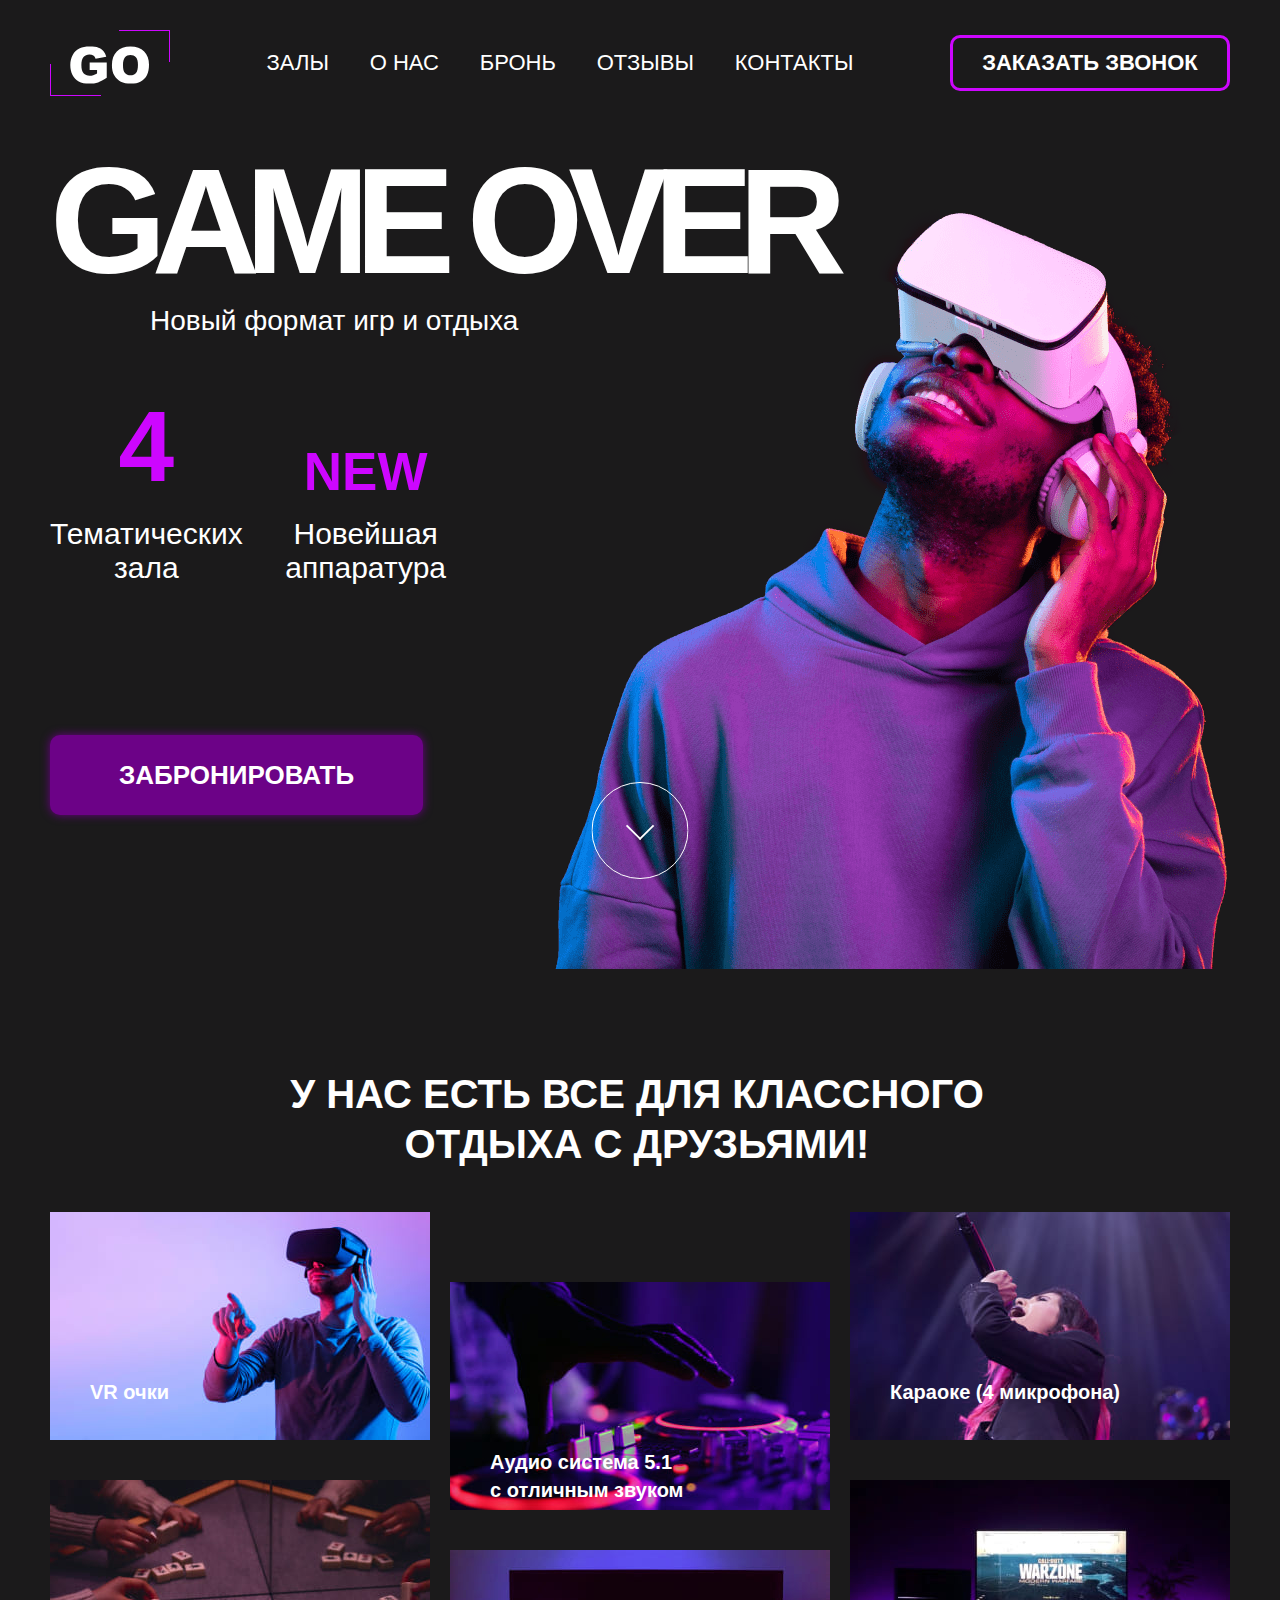
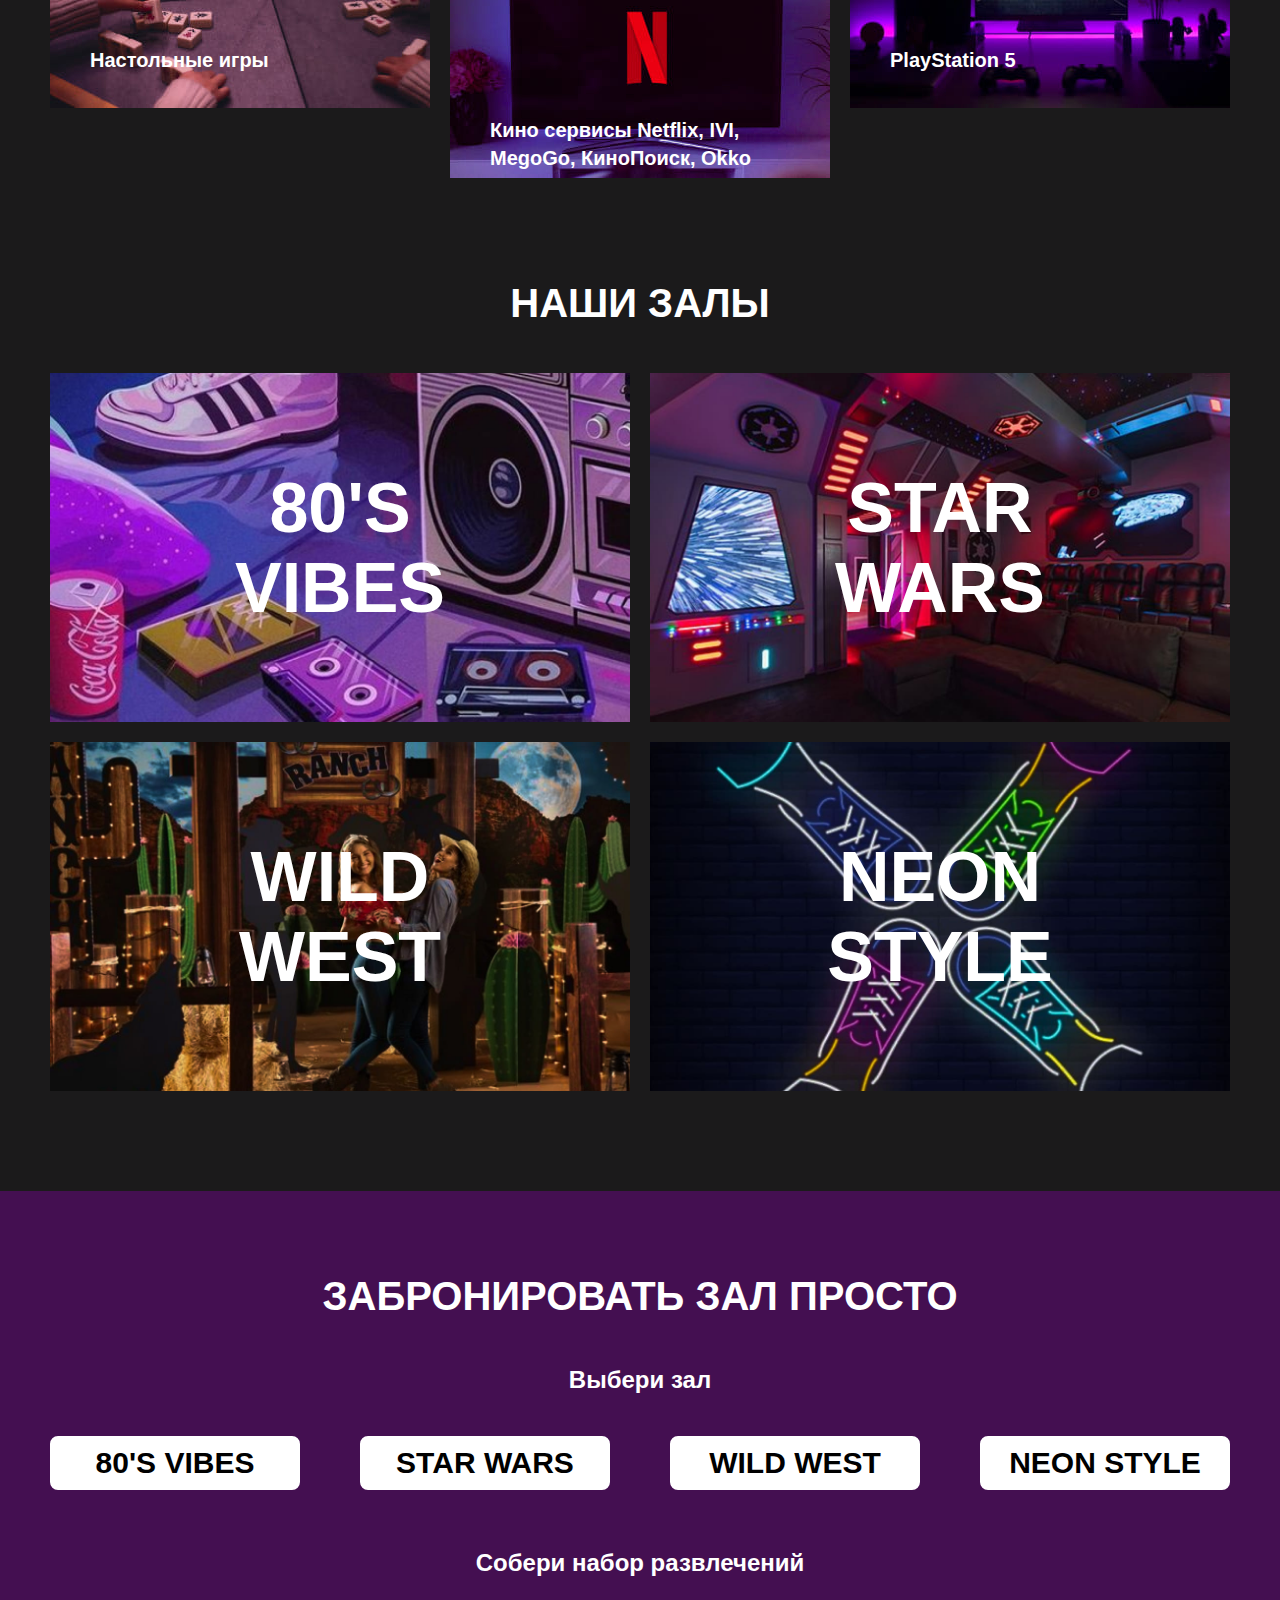
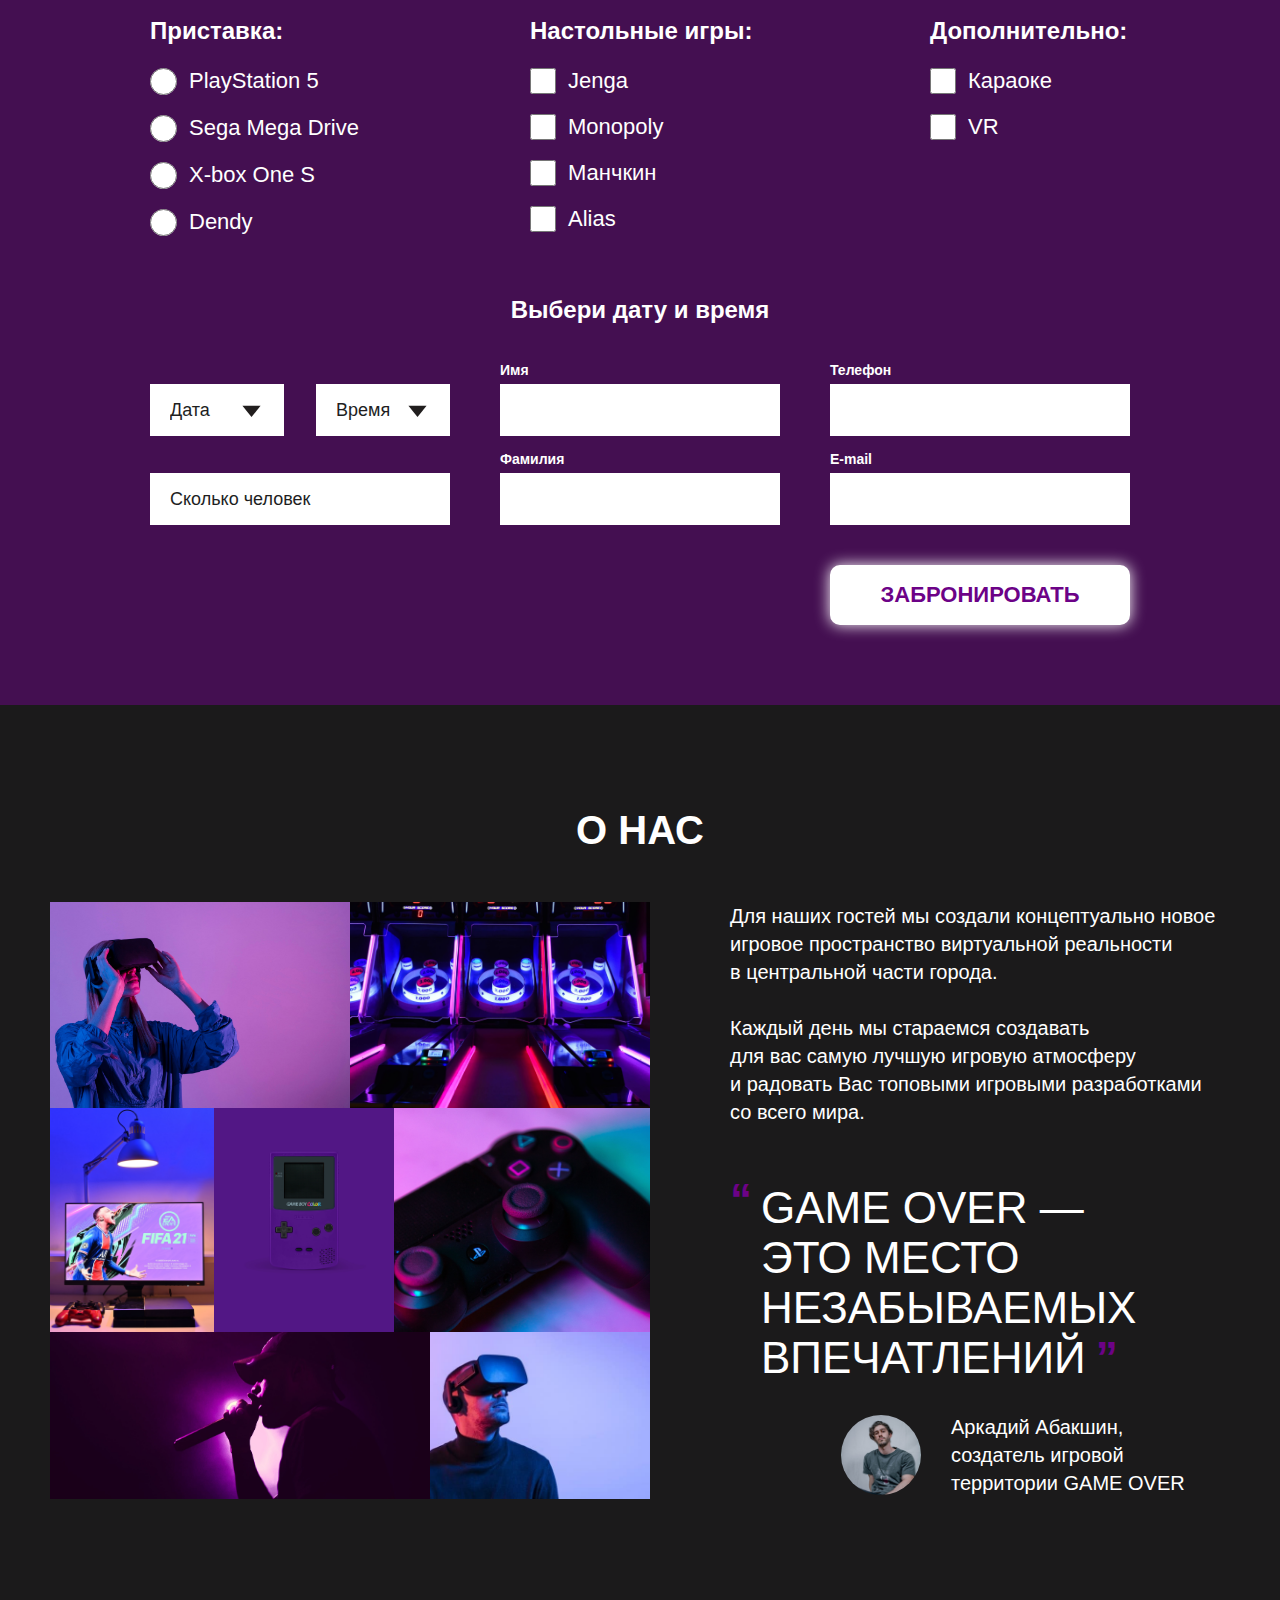
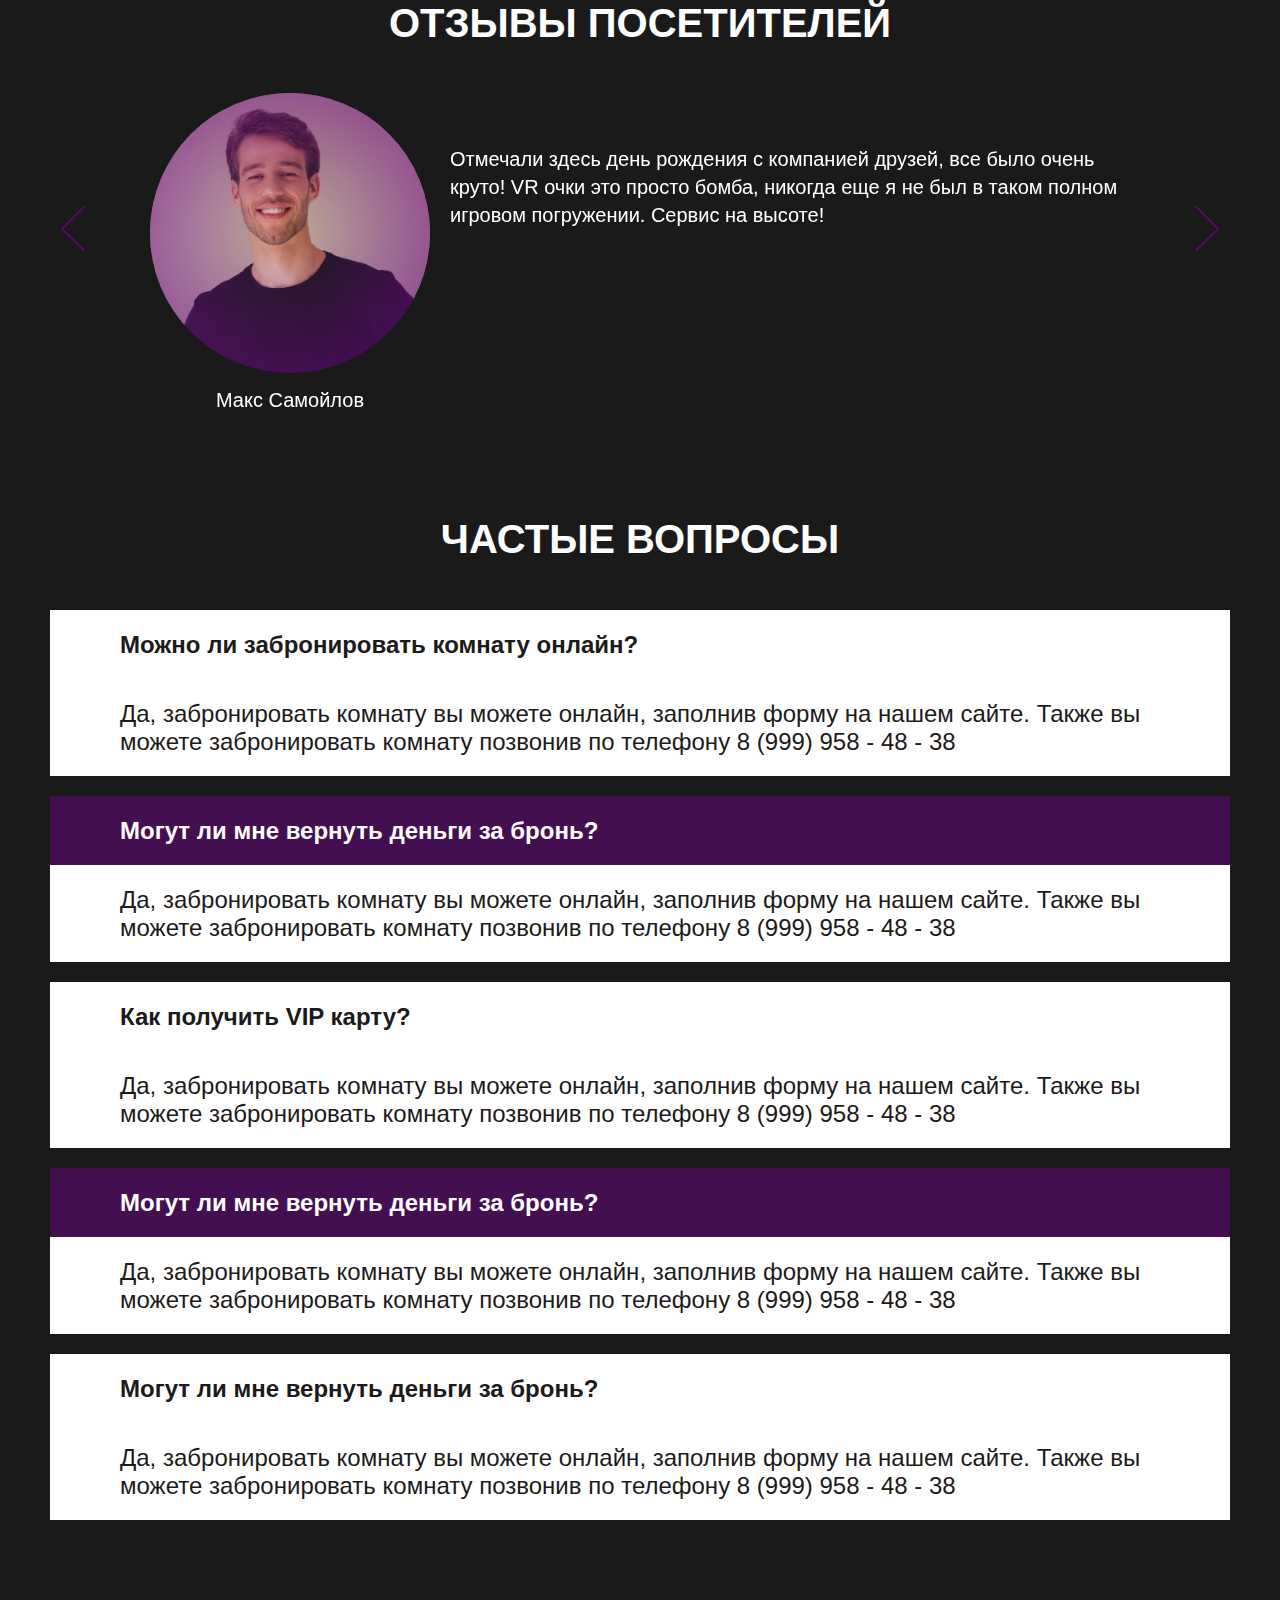
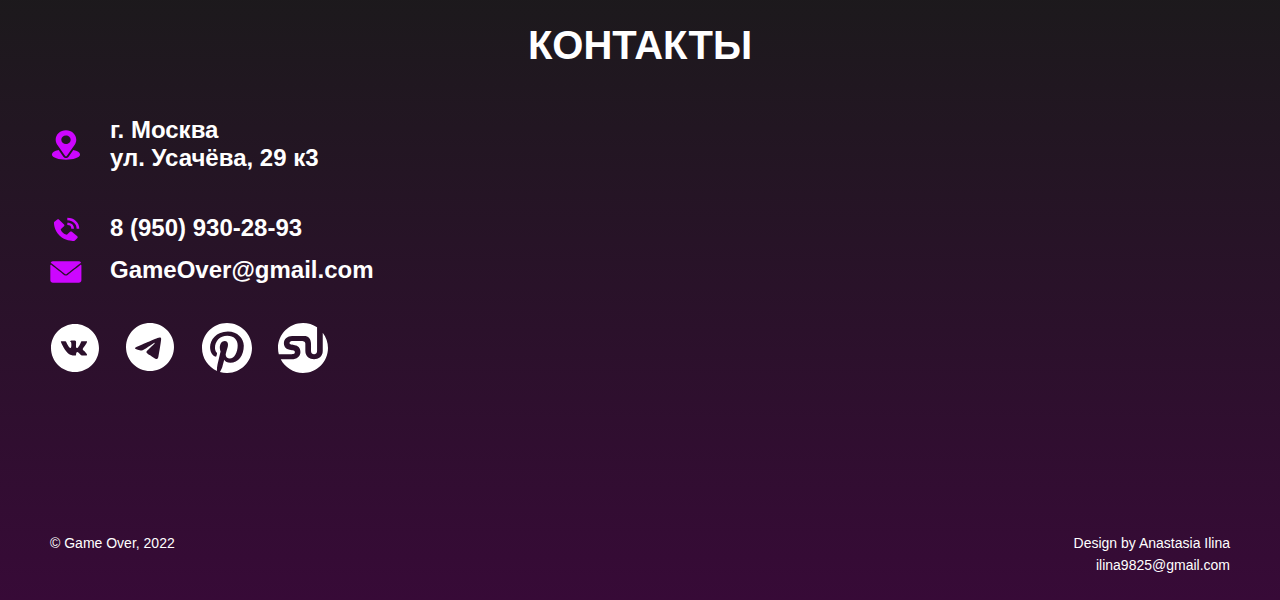
<file: index.html>
<!DOCTYPE html>
<html lang="ru">
  <head>
    <meta charset="UTF-8">
    <meta http-equiv="X-UA-Compatible" content="IE=edge">
    <meta name="viewport" content="width=device-width, initial-scale=1.0">
    <link rel="apple-touch-icon" sizes="180x180" href="icon/apple-touch-icon.png">
    <link rel="icon" type="image/png" sizes="32x32" href="icon/favicon-32x32.png">
    <link rel="icon" type="image/png" sizes="16x16" href="icon/favicon-16x16.png">
    <link rel="manifest" href="icon/site.webmanifest">
    <link rel="mask-icon" href="icon/safari-pinned-tab.svg" color="#19ec8e">
    <link rel="shortcut icon" href="icon/favicon.ico">
    <link rel="stylesheet" href="index.css">
    <meta name="msapplication-TileColor" content="#24d9d2">
    <meta name="msapplication-config" content="icon/browserconfig.xml">
    <meta name="theme-color" content="#19ec8e">

    <link rel="stylesheet" href="script/plugins/swiper/swiper-bundle.min.css"/>
    <link rel="stylesheet" href="script/plugins/datapicer/air-datepicker.css">
    <link rel="stylesheet" href="script/plugins/timepicker/jquery.timepicker.min.css">

    <script src="script/plugins/datapicer/air-datepicker.js" defer></script>
    <script src="script/plugins/swiper/swiper-bundle.min.js" defer></script>
    <script src="script/plugins/jquery/jquery-3.7.0.min.js" defer></script>
    <script src="script/plugins/jquery_ui/jquery-ui.min.js" defer></script>
    <script src="script/plugins/inputmask/inputmask.min.js" defer></script>
    <script src="script/plugins/justValidate/just-validate.production.min.js" defer></script>
    <script src="script/plugins/axios/axios.min.js" defer></script>
    <script src="https://api-maps.yandex.ru/2.1/?apikey=f4004027-1ea6-4013-a011-d630ae3d9578&lang=ru_RU" defer></script>
    <script src="script/plugins/timepicker/jquery.timepicker.min.js" defer></script>
    <script src="script/plugins/script.js" defer></script>
    <script src="index.js" type="module"></script>

    <title>GAME OVER</title>
  </head>
  <body class="page">
    
    <header class="header header-main">
        <div class="header__container container">
          <a class="header__logo logo" href="index.html">
            <img src="img/logo.svg" alt="Логотип" class="header__logo-img">
          </a>
          <div class="header__burger burger">
            <span class="burger__line"></span>
          </div>
        <nav class="header__navigation navigation">
          <ul class="navigation__list">
            <li class="navigation__item"><a href="#halls" class="navigation__link">Залы</a></li>
            <li class="navigation__item"><a href="#aboutUs" class="navigation__link">О&nbsp;нас</a></li>
            <li class="navigation__item"><a href="#booking" class="navigation__link">Бронь</a></li>
            <li class="navigation__item"><a href="#reviews" class="navigation__link">Отзывы</a></li>
            <li class="navigation__item"><a href="#contacts" class="navigation__link">Контакты</a></li>
          </ul>
        </nav>
        <button class="header__link-call" type="button">Заказать звонок</button>
        <div class="header__navigation-mobile navigation-mobile">
          <ul class="navigation__list-mobile">
            <li class="navigation__item-mobile"><a href="#halls" class="navigation__link">Залы</a></li>
            <li class="navigation__item-mobile"><a href="#aboutUs" class="navigation__link">О&nbsp;нас</a></li>
            <li class="navigation__item-mobile"><a href="#booking" class="navigation__link">Бронь</a></li>
            <li class="navigation__item-mobile"><a href="#reviews" class="navigation__link">Отзывы</a></li>
            <li class="navigation__item-mobile"><a href="#contacts" class="navigation__link">Контакты</a></li>
          </ul>
          <button class="header__link-call-mobile" type="button">Заказать звонок</button>
        </div>
        <div class="header__overlay"></div>
      </div>
    </header>

    <main class="main">
      <section class="hero section">
          
        <div class="container hero__container">
          <h1 class="hero__title">GAME OVER</h1>
          <p class="hero__text">Новый формат игр и отдыха</p>
          <ul class="hero__list">
            <li class="hero__item"><span class="text-big">4</span> <span>Тематических
              зала</span></li>
            <li class="hero__item"><span class="text-medium">new</span> <span>Новейшая
              аппаратура</span></li>
          </ul>
          <a class="hero__link" href="#booking">Забронировать</a>
          <a class="hero__link-down down" href="#advantage">
            <svg class="down__box" width="97" height="97" viewBox="0 0 97 97" fill="currentColor" xmlns="http://www.w3.org/2000/svg">
              <circle class="down__box-circle" cx="48.5" cy="48.5" r="48" stroke="currentColor"/>
              <rect class="down__box-line" x="34.4255" y="43.9161" width="1.82001" height="20.0201" transform="rotate(-44.9975 34.4255 43.9161)" />
              <rect class="down__box-line" x="48.5807" y="58.0737" width="1.82001" height="20.0201" transform="rotate(-134.997 48.5807 58.0737)" />
              </svg>
              
          </a>
        </div>
      </section>

      <section class="advantage section" id="advantage">
        <div class="container advantage__container">
          <h2 class=" advantage__title title">У нас есть все для классного отдыха&nbsp;с&nbsp;друзьями!</h2>
      
          <ul class="advantage__list">
            <li class="advantage__item advantage__item_vr">
              <p class="advantage__text">VR очки</p>
            </li>
            <li class="advantage__item advantage__item_audio">
              <p class="advantage__text">Аудио система 5.1 с&nbsp;отличным звуком</p>
            </li>
            <li class="advantage__item advantage__item_micro">
              <p class="advantage__text">Караоке (4 микрофона)</p>
            </li>
            <li class="advantage__item advantage__item_game">
              <p class="advantage__text">Настольные игры</p>
            </li>
            <li class="advantage__item advantage__item_netflix">
              <p class="advantage__text">Кино сервисы Netflix, IVI, MegoGo, КиноПоиск, Okko</p>
            </li>
            <li class="advantage__item advantage__item_sony">
                <p class="advantage__text">PlayStation 5</p>
            </li>
          </ul>
        </div>
      </section>

      <section class="halls section" id="halls">
        <div class="container">
          <h2 class="halls__title title">Наши залы</h2>
                  
          <ol class="halls__list">
            <li class="halls__item halls__item_theme_vibes">
              <a class="halls__link" href="vibes.html">80's vibes</a>
            </li>
            <li class="halls__item halls__item_theme_starwars">
              <a class="halls__link" href="star-wars.html">Star wars</a>
            </li>
            <li class="halls__item halls__item_theme_wildwest">
              <a class="halls__link" href="wild-west.html">Wild west</a>
            </li>
            <li class="halls__item halls__item_theme_neon">
              <a class="halls__link" href="neon-style.html">Neon style</a>
            </li>
          </ol>
        </div>
      </section>
      
      <section class="booking section" id="booking">
        <div class="container booking__container">
          <h2 class="booking__title title">Забронировать зал просто</h2>

          <form class="form" action="https://jsonplaceholder.typicode.com/posts" method="post">
            <fieldset class="form__box-grid">
              <fieldset class="form__box-halls halls">
                <legend class="form__subtitle  form__subtitle-halls">Выбери зал</legend>

                <input class="form__radio-hidden" type="radio" name="halls" value="80s_vibes" id="80s-vibes" tabindex="-1">
                <label class="form__label-radio" for="80s-vibes" tabindex="0">80's vibes</label>

                <input class="form__radio-hidden" type="radio" name="halls" value="star_wars" id="star-wars" tabindex="-1">
                <label class="form__label-radio" for="star-wars" tabindex="0">star wars</label>

                <input class="form__radio-hidden" type="radio" name="halls" value="wild_west" id="wild-west" tabindex="-1">
                <label class="form__label-radio" for="wild-west" tabindex="0">wild west</label>

                <input class="form__radio-hidden" type="radio" name="halls" value="neon_style" id="neon-style" tabindex="-1">
                <label class="form__label-radio" for="neon-style" tabindex="0">neon style</label>
              </fieldset>

              <fieldset class="form__box-entertainment">
                <legend class="form__subtitle  form__subtitle-entertainment">Собери набор развлечений</legend>

                <fieldset class="form__box-gameconsole" >
                  <legend class="form__subtitle form__subtitle-gameconsole">Приставка:</legend>
                  <label class="form__label">
                    <input class="form__radio" type="radio" name="gameconsole" value="play_station">PlayStation 5
                  </label>
                  <label class="form__label">
                    <input class="form__radio" type="radio" name="gameconsole" value="sega_mega_drive">Sega Mega Drive
                  </label>
                  <label class="form__label">
                    <input class="form__radio" type="radio" name="gameconsole" value="x-box_one_s">X-box One S
                  </label>
                  <label class="form__label">
                    <input class="form__radio" type="radio" name="gameconsole" value="dendy">Dendy
                  </label>
                </fieldset>

                <fieldset class="form__box-boardgame">
                  <legend class="form__subtitle form__subtitle-boardgame">Настольные игры:</legend>
                  <label class="form__label">
                    <input class="form__chekbox" type="checkbox" name="boardgame" value="jenga">Jenga
                  </label>
                  <label class="form__label">
                    <input class="form__chekbox" type="checkbox" name="boardgame" value="monopoly">Monopoly
                  </label>
                  <label class="form__label">
                    <input class="form__chekbox" type="checkbox" name="boardgame" value="manichkin">Манчкин
                  </label>
                  <label class="form__label">
                    <input class="form__chekbox" type="checkbox" name="boardgame" value="alias">Alias
                  </label>
                </fieldset>

                <fieldset class="form__box-additionally">
                  <legend class="form__subtitle form__subtitle-additionally">Дополнительно:</legend>
                  <label class="form__label">
                    <input class="form__chekbox" type="checkbox" name="additionally" value="karaoke">Караоке
                  </label>
                  <label class="form__label">
                    <input class="form__chekbox" type="checkbox" name="additionally" value="vr">VR
                  </label>
                </fieldset>

              </fieldset>
              <fieldset class="form__box-time time">
                <legend class="form__subtitle form__subtitle-time">Выбери дату и время</legend>
                <div class="time__group-2">
                  <div class="time__group_date-time" >
                      <label class="form__label-type" for="data">
                        <input class="form__input form__input_data" type="text" name="date" id="data" required placeholder="Дата" >
                        <button class="form__input_data-btn">
                          <svg width="21" height="15" viewBox="0 0 21 15" fill="none" xmlns="http://www.w3.org/2000/svg">
                            <path d="M10.5 15L1.40673 3.75L19.5933 3.75L10.5 15Z" fill="#211E1E"/>
                          </svg>                          
                        </button>
                      </label>
                      <label class="form__label-type" for="time">
                        <input class="form__input form__input_time" type="text" name="time" id="time" required placeholder="Время">
                        <button class="form__input_data-btn">
                          <svg width="21" height="15" viewBox="0 0 21 15" fill="none" xmlns="http://www.w3.org/2000/svg">
                            <path d="M10.5 15L1.40673 3.75L19.5933 3.75L10.5 15Z" fill="#211E1E"/>
                          </svg>                          
                        </button>
                      </label>
                  </div>
                  <div class="time__group_count">
                    <label class="form__label-type" for="count">
                      <input class="form__input form__input_count" type="number" name="count" id="count" placeholder="Сколько человек" required >
                    </label>
                  </div>
                </div>

                <div class="time__group-3">
                  <label class="form__label-small" for="name">Имя
                    <input class="form__input form__input_name" type="text" name="name" id="name" required>
                  </label>
                
                  <label class="form__label-small" for="surname">Фамилия
                    <input class="form__input form__input_surname" type="text" name="surname" id="surname" required>
                  </label>
                </div>

                <div class="time__group-4">
                  <label class="form__label-small" for="tel">Телефон
                    <input class="form__input form__input_tel" type="tel" name="tel" id="tel"  required>
                  </label>

                  <label class="form__label-small" for="email">E-mail
                    <input class="form__input form__input_email" type="email" name="email" id="email"  required>
                  </label>
                </div>
              </fieldset>
              <div class="container-form">
                <button class="form__btn" type="submit" formtarget="_blank">Забронировать</button>
              </div>
            </fieldset>
          </form>
        </div>
      </section>

      <section class="about-us section" id="aboutUs">
        <div class="container about-us__container">
          <h2 class="about-us__title title">О нас</h2>
          
          <ul class="about-us__list">
            <li class="about-us__item about-us__item-1"></li>
            <li class="about-us__item about-us__item-2"></li>
            <li class="about-us__item about-us__item-3"></li>
            <li class="about-us__item about-us__item-4"></li>
            <li class="about-us__item about-us__item-5"></li>
            <li class="about-us__item about-us__item-6"></li>
            <li class="about-us__item about-us__item-7"></li>
          </ul>

          <div class="about-us__group-text">
            <p class="about-us__text">Для наших гостей мы создали концептуально новое игровое пространство виртуальной реальности в&nbsp;центральной части города.</p>
            <p class="about-us__text">Каждый день мы стараемся создавать для&nbsp;вас<span>&nbsp;</span>самую лучшую игровую атмосферу и&nbsp;радовать Вас топовыми игровыми разработками со&nbsp;всего мира.</p>
          </div>
                            
          <blockquote class="quote">
            <p class="quote__text">GAME OVER — это место незабываемых впечатлений </p>
              <p class="quote__caption"><cite class="caption">Аркадий Абакшин, создатель&nbsp;игровой территории GAME OVER</cite></p>
          </blockquote>
        </div>
      </section>
      
      <section class="reviews section" id="reviews">
        <div class="container reviews__container">
          <h2 class="reviews__title title">ОТЗЫВЫ ПОСЕТИТЕЛЕЙ</h2>
          <!-- Slider main container -->
          <div class="swiper reviews__swiper">
            <!-- Additional required wrapper -->
            <div class="swiper-wrapper">
              <!-- Slides -->
              <div class="swiper-slide">
                <div class="reviews__item">
                  <figure class="reviews__box-img">
                    <img class="reviews__img reviews__img-first" src="img/maks.jpg" alt="Молодой человек в черной футболке">
                    <figcaption class="reviews__cuption">Макс Самойлов</figcaption>
                  </figure>
                  <p class="reviews__text">Отмечали здесь день рождения с компанией друзей, все было очень круто! VR очки это просто бомба, никогда еще я не был в таком полном игровом погружении. Сервис на высоте!</p>
                </div>
              </div>
              <div class="swiper-slide">
                <div class="reviews__item">
                  <figure class="reviews__box-img">
                    <img class="reviews__img reviews__img-two" src="img/oksana.jpg" alt="Девушка в шляпке и белом платье с вертикальными черными полосами">
                    <figcaption class="reviews__cuption">Оксана Григорьева</figcaption>
                  </figure>
                  <p class="reviews__text">Были в комнате Дикий Запад, пели в караоке под Шакиру, отличный получился корпоратив! У нас в городе больше нет подобных заведений</p>
                </div>
              </div>
              <div class="swiper-slide">
                <li class="reviews__item">
                  <figure class="reviews__box-img">
                    <img class="reviews__img reviews__img-three" src="img/nikita.jpg" alt="Молодой человек в зеленом лонгсливе на фоне дерева">
                    <figcaption class="reviews__cuption">Никита Ященко</figcaption>
                  </figure>
                  <p class="reviews__text">Немного подвисала игра в VR очках, а так все норм. Крутое оформление комнаты в стиле звездных войн, попал в атмосферу космоса</p>
                </li>
              </div>
            </div>
          </div>

          <button class="button swiper-button-left">
            <svg width="34" height="66" viewBox="0 0 34 66" fill="currentColor" xmlns="http://www.w3.org/2000/svg">
              <path d="M32.5269 0L33.9411 1.41421L1.41422 33.9411L5.126e-06 32.5269L32.5269 0Z"/>
              <path d="M5.126e-06 32.5269L1.41422 31.1127L33.9411 63.6396L32.5269 65.0538L5.126e-06 32.5269Z"/>
            </svg>                
          </button>

          <button class="button swiper-button-right">
            <svg width="35" height="66" viewBox="0 0 35 66" fill="currentColor" xmlns="http://www.w3.org/2000/svg">
              <path d="M1.52686 0L0.112642 1.41421L32.6396 33.9411L34.0538 32.5269L1.52686 0Z"/>
              <path d="M34.0538 32.5269L32.6396 31.1127L0.112642 63.6396L1.52686 65.0538L34.0538 32.5269Z"/>
            </svg>                              
          </button>
        </div>
      </section>
      
      <section class="faq section" id="faq">
        <div class="container faq__container-m">
          <h2 class="faq__title title">Частые вопросы</h2>
          <ul class="faq__list">
            <li class="faq__item">
              <div class="faq__item-wrapper-title faq__item-wrapper">
                <h3 class="faq__item-title">Можно ли забронировать комнату онлайн?</h3>  
              </div>
              <div class="faq__item-wrapper-text faq__item-wrapper">
                <p class="faq__item-text">Да, забронировать комнату вы можете онлайн, заполнив форму на нашем сайте. Также вы можете забронировать комнату позвонив по телефону 8 (999) 958 - 48 - 38</p>
              </div>
            </li>
            <li class="faq__item">
              <div class="faq__item-wrapper-title faq__item-wrapper">
                <h3 class="faq__item-title">Могут ли мне вернуть деньги за бронь?</h3>  
              </div>
              <div class="faq__item-wrapper-text faq__item-wrapper">
                <p class="faq__item-text">Да, забронировать комнату вы можете онлайн, заполнив форму на нашем сайте. Также вы можете забронировать комнату позвонив по телефону 8 (999) 958 - 48 - 38</p>
              </div>
            </li>
            <li class="faq__item">
              <div class="faq__item-wrapper-title faq__item-wrapper">
                <h3 class="faq__item-title">Как получить VIP карту?</h3>  
              </div>
              <div class="faq__item-wrapper-text faq__item-wrapper">
                <p class="faq__item-text">Да, забронировать комнату вы можете онлайн, заполнив форму на нашем сайте. Также вы можете забронировать комнату позвонив по телефону 8 (999) 958 - 48 - 38</p>
              </div>
            </li>
            <li class="faq__item">
              <div class="faq__item-wrapper-title faq__item-wrapper">
                <h3 class="faq__item-title">Могут ли мне вернуть деньги за бронь?</h3>  
              </div>
              <div class="faq__item-wrapper-text faq__item-wrapper">
                <p class="faq__item-text">Да, забронировать комнату вы можете онлайн, заполнив форму на нашем сайте. Также вы можете забронировать комнату позвонив по телефону 8 (999) 958 - 48 - 38</p>
              </div>
            </li>
            <li class="faq__item">
              <div class="faq__item-wrapper-title faq__item-wrapper">
                <h3 class="faq__item-title">Могут ли мне вернуть деньги за бронь?</h3>  
              </div>
              <div class="faq__item-wrapper-text faq__item-wrapper">
                <p class="faq__item-text">Да, забронировать комнату вы можете онлайн, заполнив форму на нашем сайте. Также вы можете забронировать комнату позвонив по телефону 8 (999) 958 - 48 - 38</p>
              </div>
            </li>
          </ul>
        </div>
      </section>

<!-- 
      <section class="faq section" id="faq">
        <div class="container faq__container-m">
          <h2 class="faq__title title">Частые вопросы</h2>
          <ul class="faq__list">
            <li class="faq__item">
              <div class="faq__item-btn-wrapper faq__item-btn-wrapper_white">
                <button class="faq__item-btn" type="button">
                  <span class="faq__item-btn-title faq__item-btn-title_black">Можно ли забронировать комнату онлайн?</span>
                  <svg class="faq__item-box-svg faq__item-box-svg_purple" width="46" height="46" viewBox="0 0 46 46" fill="currentColor" xmlns="http://www.w3.org/2000/svg">
                    <circle cx="23" cy="23" r="22.5" stroke="currentColor"/>
                    <path d="M22.8305 14H23.5085V34H22.8305V14Z"/>
                    <path d="M13 24.1695V23.4915H33V24.1695H13Z"/>
                  </svg>
                </button>  
              </div>
              <div class="faq__item-text-wrapper">
                <p class="faq__item-text">Да, забронировать комнату вы можете онлайн, заполнив форму на нашем сайте. Также вы можете забронировать комнату позвонив по телефону 8 (999) 958 - 48 - 38</p>
              </div>
            </li>
            <li class="faq__item">
              <div class="faq__item-btn-wrapper faq__item-btn-wrapper_purple">
                <button class="faq__item-btn" type="button">
                  <span class="faq__item-btn-title faq__item-btn-title_white">Могут ли мне вернуть деньги за бронь?</span>
                  <svg class="faq__item-box-svg faq__item-box-svg_white" width="46" height="46" viewBox="0 0 46 46" fill="currentColor" xmlns="http://www.w3.org/2000/svg">
                    <circle cx="23" cy="23" r="22.5" stroke="currentColor"/>
                    <path d="M22.8305 14H23.5085V34H22.8305V14Z" fill="currentColor"/>
                    <path d="M13 24.1695V23.4915H33V24.1695H13Z" fill="currentColor"/>
                  </svg>
                </button>  
              </div>
              <div class="faq__item-text-wrapper">
                <p class="faq__item-text">Да, забронировать комнату вы можете онлайн, заполнив форму на нашем сайте. Также вы можете забронировать комнату позвонив по телефону 8 (999) 958 - 48 - 38</p>
              </div>
            </li>
            <li class="faq__item"> 
              <div class="faq__item-btn-wrapper faq__item-btn-wrapper_white">
                <button class="faq__item-btn" type="button">
                  <span class="faq__item-btn-title faq__item-btn-title_black">Какая комната самая популярная?</span>  
                  <svg class="faq__item-box-svg faq__item-box-svg_purple" width="46" height="46" viewBox="0 0 46 46" fill="currentColor" xmlns="http://www.w3.org/2000/svg">
                    <circle cx="23" cy="23" r="22.5" stroke="currentColor"/>
                    <path d="M22.8305 14H23.5085V34H22.8305V14Z" fill="currentColor"/>
                    <path d="M13 24.1695V23.4915H33V24.1695H13Z" fill="currentColor"/>
                  </svg>
                </button>  
              </div>           
              <div class="faq__item-text-wrapper">
                <p class="faq__item-text">Да, забронировать комнату вы можете онлайн, заполнив форму на нашем сайте. Также вы можете забронировать комнату позвонив по телефону 8 (999) 958 - 48 - 38</p>
              </div>
            </li>
            <li class="faq__item">
              <div class="faq__item-btn-wrapper faq__item-btn-wrapper_purple">
                <button class="faq__item-btn" type="button">
                  <span class="faq__item-btn-title faq__item-btn-title_white">Как получить VIP карту?</span>
                  <svg class="faq__item-box-svg faq__item-box-svg_white" width="46" height="46" viewBox="0 0 46 46" fill="currentColor" xmlns="http://www.w3.org/2000/svg">
                    <circle cx="23" cy="23" r="22.5" stroke="currentColor"/>
                    <path d="M22.8305 14H23.5085V34H22.8305V14Z" fill="currentColor"/>
                    <path  d="M13 24.1695V23.4915H33V24.1695H13Z" fill="currentColor"/>
                  </svg>
                </button>
  
              </div>
              <div class="faq__item-text-wrapper">
                <p class="faq__item-text">Да, забронировать комнату вы можете онлайн, заполнив форму на нашем сайте. Также вы можете забронировать комнату позвонив по телефону 8 (999) 958 - 48 - 38</p>
              </div>
            </li>
            <li class="faq__item">
              <div class="faq__item-btn-wrapper faq__item-btn-wrapper_white">
                <button class="faq__item-btn" type="button">
                  <span class="faq__item-btn-title faq__item-btn-title_black">Какая комната самая популярная?</span>
                  <svg class="faq__item-box-svg faq__item-box-svg_purple" width="46" height="46" viewBox="0 0 46 46" fill="currentColor" xmlns="http://www.w3.org/2000/svg">
                    <circle cx="23" cy="23" r="22.5" stroke="currentColor"/>
                    <path d="M22.8305 14H23.5085V34H22.8305V14Z" fill="currentColor"/>
                    <path d="M13 24.1695V23.4915H33V24.1695H13Z" fill="currentColor"/>
                  </svg>
                </button>
              </div>
              <div class="faq__item-text-wrapper">
                <p class="faq__item-text">Да, забронировать комнату вы можете онлайн, заполнив форму на нашем сайте. Также вы можете забронировать комнату позвонив по телефону 8 (999) 958 - 48 - 38</p>
              </div>
            </li>
          </ul>
        </div>
      </section> -->

    </main>

    <footer class="footer footer-main" id="contacts">
      <div class="container footer__container">
        <h2 class="footer__title title">Контакты</h2>

          <address class="footer__contacts contacts">
            <p class="contacts__text contacts__location">г. Москва ул.&nbsp;Усачёва,&nbsp;29&nbsp;к3</p>
            <p class="contacts__text contacts__tel"><a class="contacts__link" href="tel:89509302893" target="_blank">8 (950) 930-28-93</a></p>
            <p class="contacts__text contacts__mail"><a class="contacts__link" href="mailto:GameOver@gmail.com" target="_blank">GameOver@gmail.com</a></p>
          </address>
          <div class="footer__social social">          
            <ul class="social__list">
              <li class="social__item">
                <a class="social__link" href="https://vk.com" target="_blank">
                  <svg width="50" height="50" viewBox="0 0 50 50" fill="currentColor" xmlns="http://www.w3.org/2000/svg">
                    <path d="M24.9999 1C11.7449 1 0.999878 11.745 0.999878 25C0.999878 38.255 11.7449 49 24.9999 49C38.2549 49 48.9999 38.255 48.9999 25C48.9999 11.745 38.2549 1 24.9999 1ZM34.2299 28.0775C34.2299 28.0775 36.3524 30.1725 36.8749 31.145C36.8899 31.165 36.8974 31.185 36.9024 31.195C37.1149 31.5525 37.1649 31.83 37.0599 32.0375C36.8849 32.3825 36.2849 32.5525 36.0799 32.5675H32.3299C32.0699 32.5675 31.5249 32.5 30.8649 32.045C30.3574 31.69 29.8574 31.1075 29.3699 30.54C28.6424 29.695 28.0124 28.965 27.3774 28.965C27.2967 28.9649 27.2166 28.9775 27.1399 29.0025C26.6599 29.1575 26.0449 29.8425 26.0449 31.6675C26.0449 32.2375 25.5949 32.565 25.2774 32.565H23.5599C22.9749 32.565 19.9274 32.36 17.2274 29.5125C13.9224 26.025 10.9474 19.03 10.9224 18.965C10.7349 18.5125 11.1224 18.27 11.5449 18.27H15.3324C15.8374 18.27 16.0024 18.5775 16.1174 18.85C16.2524 19.1675 16.7474 20.43 17.5599 21.85C18.8774 24.165 19.6849 25.105 20.3324 25.105C20.4538 25.1036 20.573 25.0727 20.6799 25.015C21.5249 24.545 21.3674 21.5325 21.3299 20.9075C21.3299 20.79 21.3274 19.56 20.8949 18.97C20.5849 18.5425 20.0574 18.38 19.7374 18.32C19.8669 18.1413 20.0375 17.9964 20.2349 17.8975C20.8149 17.6075 21.8599 17.565 22.8974 17.565H23.4749C24.5999 17.58 24.8899 17.6525 25.2974 17.755C26.1224 17.9525 26.1399 18.485 26.0674 20.3075C26.0449 20.825 26.0224 21.41 26.0224 22.1C26.0224 22.25 26.0149 22.41 26.0149 22.58C25.9899 23.5075 25.9599 24.56 26.6149 24.9925C26.7003 25.0461 26.799 25.0746 26.8999 25.075C27.1274 25.075 27.8124 25.075 29.6674 21.8925C30.2395 20.8681 30.7366 19.8037 31.1549 18.7075C31.1924 18.6425 31.3024 18.4425 31.4324 18.365C31.5283 18.3161 31.6347 18.2912 31.7424 18.2925H36.1949C36.6799 18.2925 37.0124 18.365 37.0749 18.5525C37.1849 18.85 37.0549 19.7575 35.0224 22.51L34.1149 23.7075C32.2724 26.1225 32.2724 26.245 34.2299 28.0775Z"/>
                  </svg>
                </a>
              </li>
              <li class="social__item">
                <a class="social__link" href="https://web.telegram.org" target="_blank">
                  <svg width="50" height="50" viewBox="0 0 50 50" fill="currentColor" xmlns="http://www.w3.org/2000/svg">
                    <g clip-path="url(#clip0_2212_5)">
                    <path d="M47.9999 24C47.9999 30.3652 45.4713 36.4697 40.9704 40.9706C36.4696 45.4714 30.3651 48 23.9999 48C17.6347 48 11.5302 45.4714 7.02932 40.9706C2.52844 36.4697 -0.00012207 30.3652 -0.00012207 24C-0.00012207 17.6348 2.52844 11.5303 7.02932 7.02944C11.5302 2.52856 17.6347 0 23.9999 0C30.3651 0 36.4696 2.52856 40.9704 7.02944C45.4713 11.5303 47.9999 17.6348 47.9999 24ZM24.8609 17.718C22.5269 18.69 17.8589 20.7 10.8629 23.748C9.72888 24.198 9.13188 24.642 9.07788 25.074C8.98788 25.803 9.90288 26.091 11.1479 26.484L11.6729 26.649C12.8969 27.048 14.5469 27.513 15.4019 27.531C16.1819 27.549 17.0489 27.231 18.0059 26.571C24.5429 22.158 27.9179 19.929 28.1279 19.881C28.2779 19.845 28.4879 19.803 28.6259 19.929C28.7669 20.052 28.7519 20.289 28.7369 20.352C28.6469 20.739 25.0559 24.075 23.1989 25.803C22.6199 26.343 22.2089 26.724 22.1249 26.811C21.9399 27 21.7519 27.1861 21.5609 27.369C20.4209 28.467 19.5689 29.289 21.6059 30.633C22.5869 31.281 23.3729 31.812 24.1559 32.346C25.0079 32.928 25.8599 33.507 26.9639 34.233C27.2429 34.413 27.5129 34.608 27.7739 34.794C28.7669 35.502 29.6639 36.138 30.7649 36.036C31.4069 35.976 32.0699 35.376 32.4059 33.576C33.2009 29.325 34.7639 20.118 35.1239 16.323C35.1458 16.0075 35.1328 15.6906 35.0849 15.378C35.0566 15.1258 34.9346 14.8934 34.7429 14.727C34.4699 14.5386 34.1445 14.4409 33.8129 14.448C32.9129 14.463 31.5239 14.946 24.8609 17.718Z"/>
                    </g>
                  </svg>  
                </a>
              </li>
              <li class="social__item">
                <a class="social__link"  href="#">
                  <svg width="50" height="50" viewBox="0 0 50 50" fill="currentColor" xmlns="http://www.w3.org/2000/svg">
                    <g clip-path="url(#clip0_2212_8)">
                    <path d="M25.0005 0C11.1947 0 -0.000152588 11.1936 -0.000152588 25.0006C-0.000152588 35.2378 6.15562 44.0314 14.9646 47.8981C14.8941 46.1526 14.9511 44.0558 15.3998 42.159C15.8806 40.1282 18.6165 28.5359 18.6165 28.5359C18.6165 28.5359 17.8178 26.9397 17.8178 24.5808C17.8178 20.8763 19.9652 18.1077 22.6383 18.1077C24.912 18.1077 26.0107 19.8154 26.0107 21.8609C26.0107 24.1468 24.5537 27.5635 23.8037 30.7327C23.1768 33.3859 25.1338 35.5481 27.7498 35.5481C32.4864 35.5481 35.6761 29.4647 35.6761 22.2558C35.6761 16.7782 31.9864 12.6769 25.2742 12.6769C17.6902 12.6769 12.9659 18.3321 12.9659 24.6487C12.9659 26.8282 13.6082 28.3635 14.6146 29.5513C15.0768 30.0981 15.1409 30.318 14.9736 30.9462C14.8537 31.4058 14.5781 32.5128 14.4646 32.9519C14.2986 33.5853 13.7857 33.8109 13.2127 33.5776C9.71972 32.1513 8.0928 28.3263 8.0928 24.0263C8.0928 16.9237 14.0819 8.40898 25.9601 8.40898C35.5056 8.40898 41.7877 15.316 41.7877 22.732C41.7877 32.5378 36.3351 39.8647 28.2979 39.8647C25.5998 39.8647 23.0607 38.4051 22.1909 36.7487C22.1909 36.7487 20.7396 42.5077 20.4325 43.6218C19.9024 45.5494 18.8646 47.4763 17.9159 48.9769C20.2162 49.6571 22.6024 50.0025 25.0011 50.0026C38.8063 50.0013 49.9998 38.8071 49.9998 25.0006C49.9998 11.1936 38.8063 0 25.0005 0Z"/>
                    </g>
                  </svg>
                </a>
              </li>
              <li class="social__item">
                <a class="social__link"  href="#">
                  <svg width="50" height="50" viewBox="0 0 50 50" fill="currentColor" xmlns="http://www.w3.org/2000/svg">
                    <g clip-path="url(#clip0_2212_10)">
                      <path fill-rule="evenodd" clip-rule="evenodd" d="M44.7441 9.66919C48.1583 14.0494 50.0085 19.4463 49.9999 24.9999C49.9999 38.8051 38.805 49.9999 25.0006 49.9999C15.2871 49.9999 6.86597 44.4576 2.72751 36.3647H13.6237C18.816 36.3647 22.4429 33.566 22.4429 29.0923C22.4429 19.6108 11.5051 23.4737 11.5051 20.1089C11.5051 18.4878 12.8057 17.898 15.1858 17.898H22.7692C24.8711 17.898 27.3435 18.275 27.3435 20.5685V28.1243C27.3435 33.5955 31.6159 36.364 36.0441 36.364C40.548 36.364 44.7435 33.5955 44.7435 28.1243V9.66919H44.7441Z"/>
                      <path fill-rule="evenodd" clip-rule="evenodd" d="M25.0005 2.43241e-05C30.0173 -0.00698868 34.919 1.50262 39.0626 4.33079V28.3013C39.0626 29.9628 37.7037 31.3224 36.0447 31.3224C34.3838 31.3224 33.0261 29.9628 33.0261 28.3013V21.1186C33.0261 15.3846 30.1242 12.9994 26.3447 12.9994H14.0441C9.59088 12.9994 5.89665 15.834 5.89665 20.3289C5.89665 22.6289 6.8819 25.9994 11.5415 26.8353C15.337 27.5186 16.8351 27.3199 16.8351 29.3506C16.8351 31.3224 14.6261 31.3224 11.7101 31.3224H0.808189C0.269676 29.2582 -0.0019826 27.1334 -0.000143311 25C-0.000143311 11.1981 11.196 2.43241e-05 25.0005 2.43241e-05Z"/>
                    </g>  
                  </svg>
                </a>
              </li>
            </ul>
          </div>
          <div class="footer__img" id="map" ></div>
        <!-- <img class="footer__img" src="img/map.jpg" alt="Карта места нахождения GameOver"> -->

        <div class="footer__copyright">
          <p class="footer__text-small">© Game Over, 2022</p>
        </div>

        <div class="footer__development">
          <p class="footer__text-small">Design by Anastasia Ilina</p> 
          <p class="footer__text-small"><a class="footer__link" href="mailto:ilina9825@gmail.com">ilina9825@gmail.com</a></p> 
        </div>
      </div> 
    </footer>

    <script>
      document.addEventListener('click', event => {
        if (event.target.matches('button')) {
            event.target.focus()
          }
      })
    </script>
  </body>
</html>
</file>
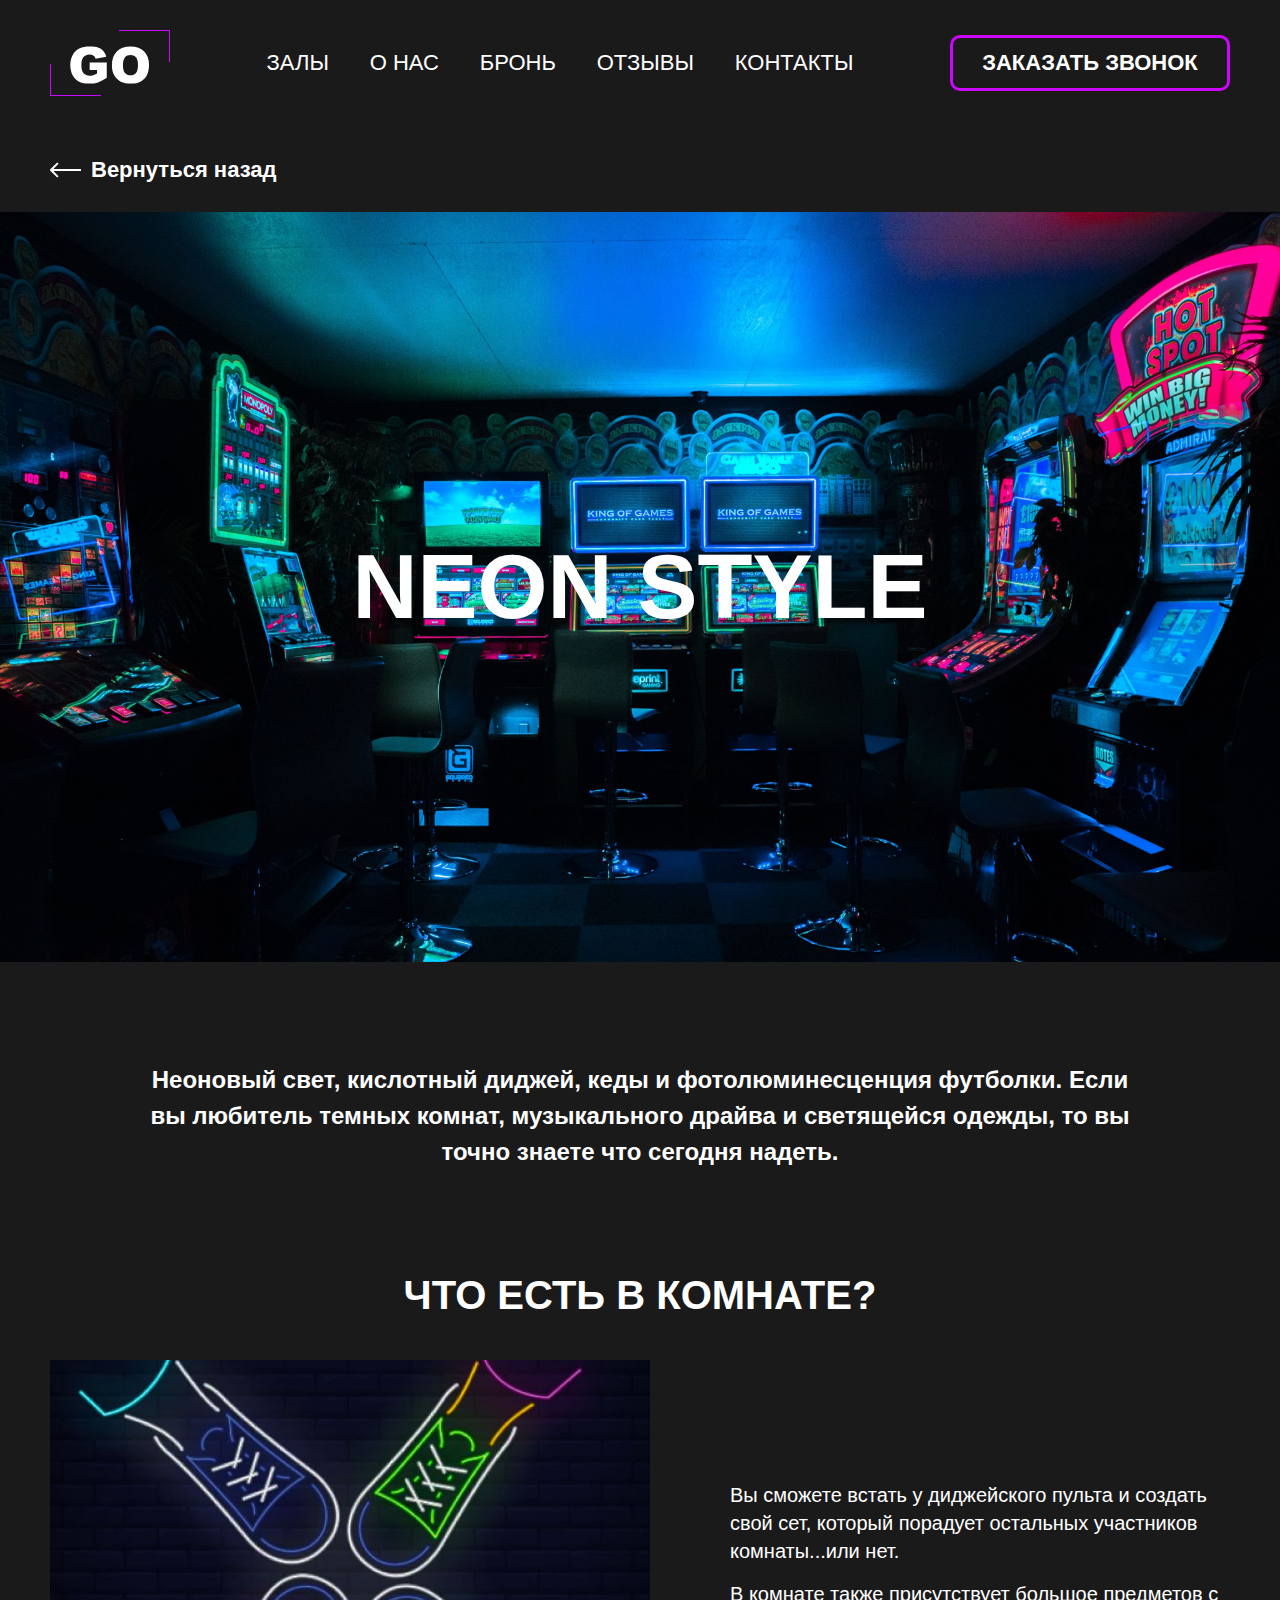
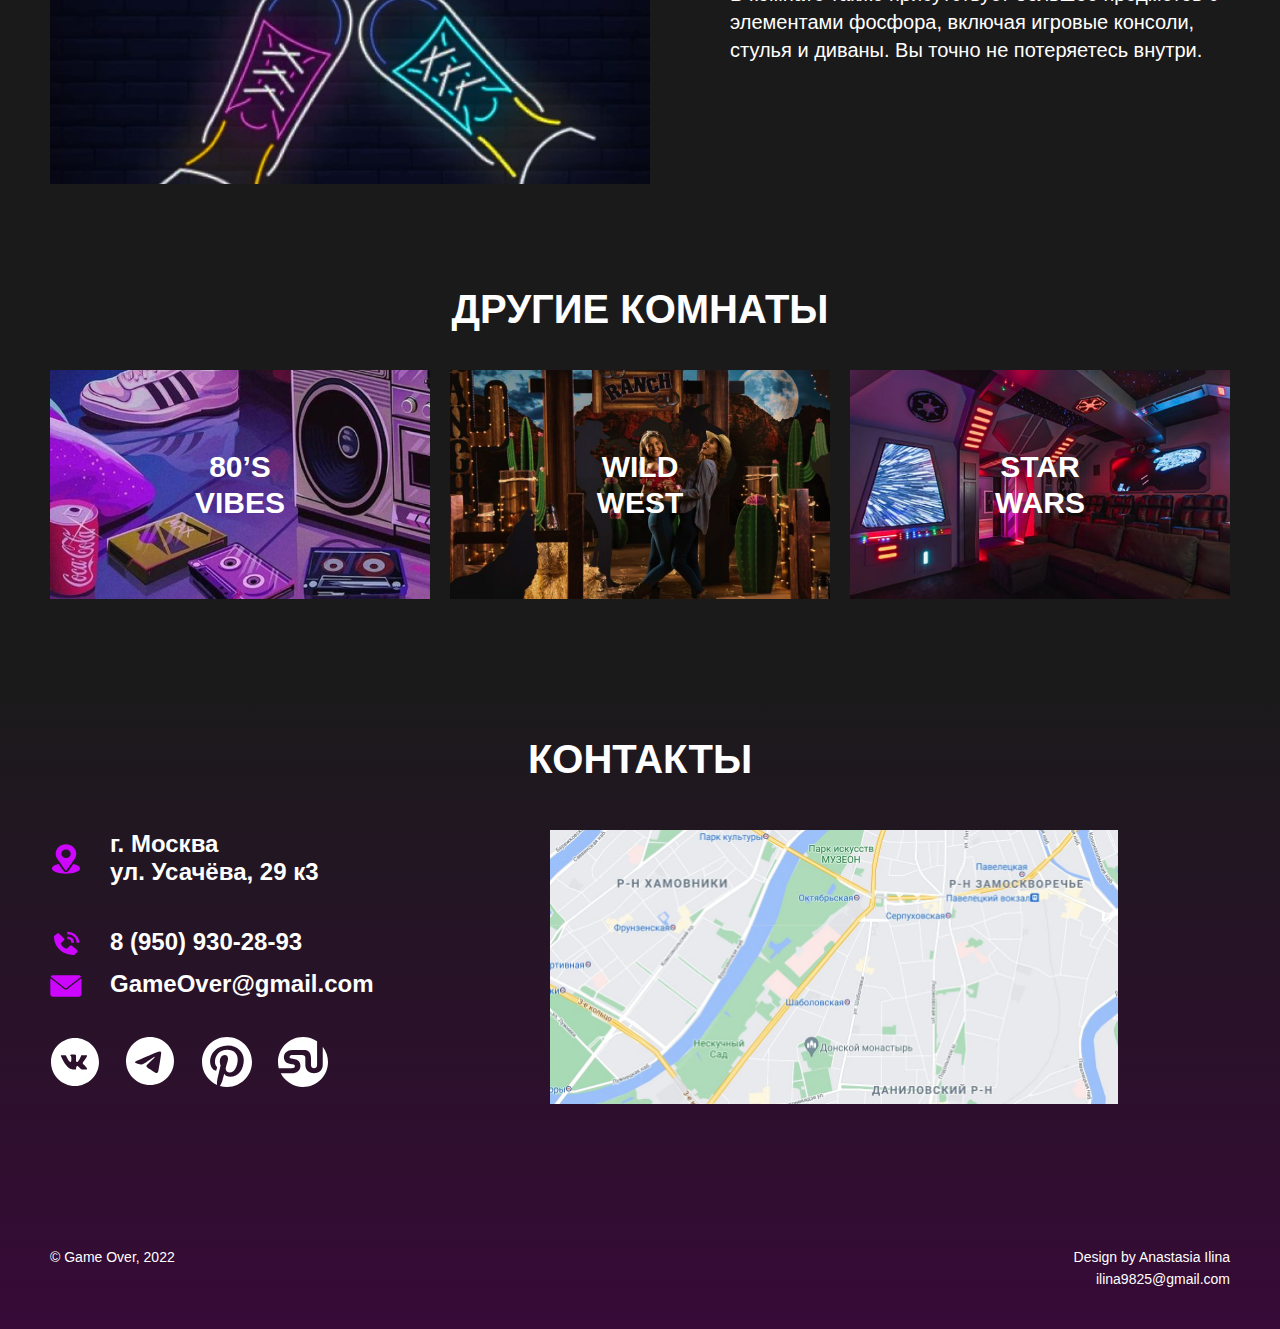
<file: neon-style.html>
<!DOCTYPE html>
<html lang="ru">
  <head>
    <meta charset="UTF-8">
    <meta http-equiv="X-UA-Compatible" content="IE=edge">
    <meta name="viewport" content="width=device-width, initial-scale=1.0">
    <link rel="apple-touch-icon" sizes="180x180" href="icon/apple-touch-icon.png">
    <link rel="icon" type="image/png" sizes="32x32" href="icon/favicon-32x32.png">
    <link rel="icon" type="image/png" sizes="16x16" href="icon/favicon-16x16.png">
    <link rel="manifest" href="icon/site.webmanifest">
    <link rel="mask-icon" href="icon/safari-pinned-tab.svg" color="#19ec8e">
    <link rel="shortcut icon" href="icon/favicon.ico">
    <link rel="stylesheet" href="index.css">
    <meta name="msapplication-TileColor" content="#24d9d2">
    <meta name="msapplication-config" content="icon/browserconfig.xml">
    <meta name="theme-color" content="#19ec8e">
    
    <script src="script/modules/code.jquery.com_jquery-3.7.0.min.js" defer></script>
    <script src="index.js" type="module"></script>

    <title>GAME OVER</title>
  </head>
  <body class="page">
    <header class="header header-main">
      <div class="header__container container">
        <a class="header__logo logo" href="index.html">
          <img src="img/logo.svg" alt="Логотип" class="header__logo-img">
        </a>
        <div class="header__burger burger">
          <span class="burger__line"></span>
        </div>
      <nav class="header__navigation navigation">
        <ul class="navigation__list">
          <li class="navigation__item"><a href="index.html#halls" class="navigation__link">Залы</a></li>
          <li class="navigation__item"><a href="index.html#aboutUs" class="navigation__link">О&nbsp;нас</a></li>
          <li class="navigation__item"><a href="index.html#booking" class="navigation__link">Бронь</a></li>
          <li class="navigation__item"><a href="index.html#reviews" class="navigation__link">Отзывы</a></li>
          <li class="navigation__item"><a href="index.html#contacts" class="navigation__link">Контакты</a></li>
        </ul>
      </nav>
      <button class="header__link-call" type="button">Заказать звонок</button>
      <a href="index.html" class="header__link">
        <svg width="31" height="16" viewBox="0 0 31 16" fill="currentColor" xmlns="http://www.w3.org/2000/svg">
          <path d="M0.292892 7.29289C-0.0976315 7.68342 -0.0976315 8.31658 0.292892 8.70711L6.65685 15.0711C7.04738 15.4616 7.68054 15.4616 8.07107 15.0711C8.46159 14.6805 8.46159 14.0474 8.07107 13.6569L2.41421 8L8.07107 2.34315C8.46159 1.95262 8.46159 1.31946 8.07107 0.928932C7.68054 0.538408 7.04738 0.538408 6.65685 0.928932L0.292892 7.29289ZM31 7L1 7V9L31 9V7Z"/>
        </svg>
        <span>Вернуться назад</span>
      </a>
      <div class="header__navigation-mobile navigation-mobile">
        <ul class="navigation__list-mobile">
          <li class="navigation__item-mobile"><a href="index.html#halls" class="navigation__link">Залы</a></li>
          <li class="navigation__item-mobile"><a href="index.html#aboutUs" class="navigation__link">О&nbsp;нас</a></li>
          <li class="navigation__item-mobile"><a href="index.html#booking" class="navigation__link">Бронь</a></li>
          <li class="navigation__item-mobile"><a href="index.html#reviews" class="navigation__link">Отзывы</a></li>
          <li class="navigation__item-mobile"><a href="index.html#contacts" class="navigation__link">Контакты</a></li>
        </ul>
        <button class="header__link-call-mobile" type="button">Заказать звонок</button>
      </div>
      <div class="header__overlay"></div>
    </div>
  </header>

    <main class="main">
      <section class="section hero-room hero-room_img-neonstyle">
          
        <div class="container hero-room__container hero-room__container_vibes">
          <h1 class="hero-room__title">neon style</h1>
          <p class="hero-room__text">Неоновый свет, кислотный диджей, кеды и фотолюминесценция футболки. Если вы любитель темных комнат, музыкального драйва и светящейся одежды, то вы точно знаете что сегодня надеть. </p>
        </div>
      </section>

      <section class="description-room section" id="aboutUs">
        <div class="container description-room__container">
          <h2 class="description-room__title title">Что есть в комнате?</h2>
          <img src="img/neon-style.jpg" alt="" class="description-room__img">
          <div class="description-room__container-text">
            <p class="description-room__text">Вы сможете встать у диджейского пульта и создать свой сет, который порадует остальных участников комнаты...или нет. </p>
            <p class="description-room__text">В комнате также присутствует большое предметов с элементами фосфора, включая игровые консоли, стулья и диваны. Вы точно не потеряетесь внутри.</p>
          </div>
        </div>
      </section>
      
      <section class="other-rooms section" id="halls">
        <div class="container other-rooms__container">
          <h2 class="other-rooms__title title">Другие комнаты</h2>
                  
          <ol class="other-rooms__list">
            <li class="other-rooms__item other-rooms__item_theme_vibes">
              <a class="other-rooms__link" href="vibes.html">80’s vibes</a>
            </li>
            <li class="other-rooms__item other-rooms__item_theme_wildwest">
              <a class="other-rooms__link" href="wild-west.html">Wild west</a>
            </li>
            <li class="other-rooms__item other-rooms__item_theme_starwars">
              <a class="other-rooms__link" href="star-wars.html">Star wars</a>
            </li>
          </ol>
        </div>
      </section>

    </main>
      
    <footer class="footer footer-room" id="contacts">
      <div class="container footer__container">
        <h2 class="footer__title title">Контакты</h2>

          <address class="footer__contacts contacts">
            <p class="contacts__text contacts__location">г. Москва ул.&nbsp;Усачёва,&nbsp;29&nbsp;к3</p>
            <p class="contacts__text contacts__tel"><a class="contacts__link" href="tel:89509302893" target="_blank">8 (950) 930-28-93</a></p>
            <p class="contacts__text contacts__mail"><a class="contacts__link" href="mailto:GameOver@gmail.com" target="_blank">GameOver@gmail.com</a></p>
          </address>
          <div class="footer__social social">          
            <ul class="social__list">
              <li class="social__item">
                <a class="social__link" href="https://vk.com" target="_blank">
                  <svg width="50" height="50" viewBox="0 0 50 50" fill="currentColor" xmlns="http://www.w3.org/2000/svg">
                    <path d="M24.9999 1C11.7449 1 0.999878 11.745 0.999878 25C0.999878 38.255 11.7449 49 24.9999 49C38.2549 49 48.9999 38.255 48.9999 25C48.9999 11.745 38.2549 1 24.9999 1ZM34.2299 28.0775C34.2299 28.0775 36.3524 30.1725 36.8749 31.145C36.8899 31.165 36.8974 31.185 36.9024 31.195C37.1149 31.5525 37.1649 31.83 37.0599 32.0375C36.8849 32.3825 36.2849 32.5525 36.0799 32.5675H32.3299C32.0699 32.5675 31.5249 32.5 30.8649 32.045C30.3574 31.69 29.8574 31.1075 29.3699 30.54C28.6424 29.695 28.0124 28.965 27.3774 28.965C27.2967 28.9649 27.2166 28.9775 27.1399 29.0025C26.6599 29.1575 26.0449 29.8425 26.0449 31.6675C26.0449 32.2375 25.5949 32.565 25.2774 32.565H23.5599C22.9749 32.565 19.9274 32.36 17.2274 29.5125C13.9224 26.025 10.9474 19.03 10.9224 18.965C10.7349 18.5125 11.1224 18.27 11.5449 18.27H15.3324C15.8374 18.27 16.0024 18.5775 16.1174 18.85C16.2524 19.1675 16.7474 20.43 17.5599 21.85C18.8774 24.165 19.6849 25.105 20.3324 25.105C20.4538 25.1036 20.573 25.0727 20.6799 25.015C21.5249 24.545 21.3674 21.5325 21.3299 20.9075C21.3299 20.79 21.3274 19.56 20.8949 18.97C20.5849 18.5425 20.0574 18.38 19.7374 18.32C19.8669 18.1413 20.0375 17.9964 20.2349 17.8975C20.8149 17.6075 21.8599 17.565 22.8974 17.565H23.4749C24.5999 17.58 24.8899 17.6525 25.2974 17.755C26.1224 17.9525 26.1399 18.485 26.0674 20.3075C26.0449 20.825 26.0224 21.41 26.0224 22.1C26.0224 22.25 26.0149 22.41 26.0149 22.58C25.9899 23.5075 25.9599 24.56 26.6149 24.9925C26.7003 25.0461 26.799 25.0746 26.8999 25.075C27.1274 25.075 27.8124 25.075 29.6674 21.8925C30.2395 20.8681 30.7366 19.8037 31.1549 18.7075C31.1924 18.6425 31.3024 18.4425 31.4324 18.365C31.5283 18.3161 31.6347 18.2912 31.7424 18.2925H36.1949C36.6799 18.2925 37.0124 18.365 37.0749 18.5525C37.1849 18.85 37.0549 19.7575 35.0224 22.51L34.1149 23.7075C32.2724 26.1225 32.2724 26.245 34.2299 28.0775Z"/>
                  </svg>
                </a>
              </li>
              <li class="social__item">
                <a class="social__link" href="https://web.telegram.org" target="_blank">
                  <svg width="50" height="50" viewBox="0 0 50 50" fill="currentColor" xmlns="http://www.w3.org/2000/svg">
                    <g clip-path="url(#clip0_2212_5)">
                    <path d="M47.9999 24C47.9999 30.3652 45.4713 36.4697 40.9704 40.9706C36.4696 45.4714 30.3651 48 23.9999 48C17.6347 48 11.5302 45.4714 7.02932 40.9706C2.52844 36.4697 -0.00012207 30.3652 -0.00012207 24C-0.00012207 17.6348 2.52844 11.5303 7.02932 7.02944C11.5302 2.52856 17.6347 0 23.9999 0C30.3651 0 36.4696 2.52856 40.9704 7.02944C45.4713 11.5303 47.9999 17.6348 47.9999 24ZM24.8609 17.718C22.5269 18.69 17.8589 20.7 10.8629 23.748C9.72888 24.198 9.13188 24.642 9.07788 25.074C8.98788 25.803 9.90288 26.091 11.1479 26.484L11.6729 26.649C12.8969 27.048 14.5469 27.513 15.4019 27.531C16.1819 27.549 17.0489 27.231 18.0059 26.571C24.5429 22.158 27.9179 19.929 28.1279 19.881C28.2779 19.845 28.4879 19.803 28.6259 19.929C28.7669 20.052 28.7519 20.289 28.7369 20.352C28.6469 20.739 25.0559 24.075 23.1989 25.803C22.6199 26.343 22.2089 26.724 22.1249 26.811C21.9399 27 21.7519 27.1861 21.5609 27.369C20.4209 28.467 19.5689 29.289 21.6059 30.633C22.5869 31.281 23.3729 31.812 24.1559 32.346C25.0079 32.928 25.8599 33.507 26.9639 34.233C27.2429 34.413 27.5129 34.608 27.7739 34.794C28.7669 35.502 29.6639 36.138 30.7649 36.036C31.4069 35.976 32.0699 35.376 32.4059 33.576C33.2009 29.325 34.7639 20.118 35.1239 16.323C35.1458 16.0075 35.1328 15.6906 35.0849 15.378C35.0566 15.1258 34.9346 14.8934 34.7429 14.727C34.4699 14.5386 34.1445 14.4409 33.8129 14.448C32.9129 14.463 31.5239 14.946 24.8609 17.718Z"/>
                    </g>
                  </svg>  
                </a>
              </li>
              <li class="social__item">
                <a class="social__link"  href="#">
                  <svg width="50" height="50" viewBox="0 0 50 50" fill="currentColor" xmlns="http://www.w3.org/2000/svg">
                    <g clip-path="url(#clip0_2212_8)">
                    <path d="M25.0005 0C11.1947 0 -0.000152588 11.1936 -0.000152588 25.0006C-0.000152588 35.2378 6.15562 44.0314 14.9646 47.8981C14.8941 46.1526 14.9511 44.0558 15.3998 42.159C15.8806 40.1282 18.6165 28.5359 18.6165 28.5359C18.6165 28.5359 17.8178 26.9397 17.8178 24.5808C17.8178 20.8763 19.9652 18.1077 22.6383 18.1077C24.912 18.1077 26.0107 19.8154 26.0107 21.8609C26.0107 24.1468 24.5537 27.5635 23.8037 30.7327C23.1768 33.3859 25.1338 35.5481 27.7498 35.5481C32.4864 35.5481 35.6761 29.4647 35.6761 22.2558C35.6761 16.7782 31.9864 12.6769 25.2742 12.6769C17.6902 12.6769 12.9659 18.3321 12.9659 24.6487C12.9659 26.8282 13.6082 28.3635 14.6146 29.5513C15.0768 30.0981 15.1409 30.318 14.9736 30.9462C14.8537 31.4058 14.5781 32.5128 14.4646 32.9519C14.2986 33.5853 13.7857 33.8109 13.2127 33.5776C9.71972 32.1513 8.0928 28.3263 8.0928 24.0263C8.0928 16.9237 14.0819 8.40898 25.9601 8.40898C35.5056 8.40898 41.7877 15.316 41.7877 22.732C41.7877 32.5378 36.3351 39.8647 28.2979 39.8647C25.5998 39.8647 23.0607 38.4051 22.1909 36.7487C22.1909 36.7487 20.7396 42.5077 20.4325 43.6218C19.9024 45.5494 18.8646 47.4763 17.9159 48.9769C20.2162 49.6571 22.6024 50.0025 25.0011 50.0026C38.8063 50.0013 49.9998 38.8071 49.9998 25.0006C49.9998 11.1936 38.8063 0 25.0005 0Z"/>
                    </g>
                  </svg>
                </a>
              </li>
              <li class="social__item">
                <a class="social__link"  href="#">
                  <svg width="50" height="50" viewBox="0 0 50 50" fill="currentColor" xmlns="http://www.w3.org/2000/svg">
                    <g clip-path="url(#clip0_2212_10)">
                      <path fill-rule="evenodd" clip-rule="evenodd" d="M44.7441 9.66919C48.1583 14.0494 50.0085 19.4463 49.9999 24.9999C49.9999 38.8051 38.805 49.9999 25.0006 49.9999C15.2871 49.9999 6.86597 44.4576 2.72751 36.3647H13.6237C18.816 36.3647 22.4429 33.566 22.4429 29.0923C22.4429 19.6108 11.5051 23.4737 11.5051 20.1089C11.5051 18.4878 12.8057 17.898 15.1858 17.898H22.7692C24.8711 17.898 27.3435 18.275 27.3435 20.5685V28.1243C27.3435 33.5955 31.6159 36.364 36.0441 36.364C40.548 36.364 44.7435 33.5955 44.7435 28.1243V9.66919H44.7441Z"/>
                      <path fill-rule="evenodd" clip-rule="evenodd" d="M25.0005 2.43241e-05C30.0173 -0.00698868 34.919 1.50262 39.0626 4.33079V28.3013C39.0626 29.9628 37.7037 31.3224 36.0447 31.3224C34.3838 31.3224 33.0261 29.9628 33.0261 28.3013V21.1186C33.0261 15.3846 30.1242 12.9994 26.3447 12.9994H14.0441C9.59088 12.9994 5.89665 15.834 5.89665 20.3289C5.89665 22.6289 6.8819 25.9994 11.5415 26.8353C15.337 27.5186 16.8351 27.3199 16.8351 29.3506C16.8351 31.3224 14.6261 31.3224 11.7101 31.3224H0.808189C0.269676 29.2582 -0.0019826 27.1334 -0.000143311 25C-0.000143311 11.1981 11.196 2.43241e-05 25.0005 2.43241e-05Z"/>
                    </g>  
                  </svg>
                </a>
              </li>
            </ul>
          </div>

        <img class="footer__img" src="img/map.jpg" alt="Карта места нахождения GameOver">

        <div class="footer__copyright">
          <p class="footer__text-small">© Game Over, 2022</p>
        </div>

        <div class="footer__development">
          <p class="footer__text-small">Design by Anastasia Ilina</p> 
          <p class="footer__text-small"><a class="footer__link" href="mailto:ilina9825@gmail.com">ilina9825@gmail.com</a></p> 
        </div>
      </div> 
    </footer>
    <script>
      document.addEventListener('click', event => {
        if (event.target.matches('button')) {
            event.target.focus()
          }
      })
    </script>
  </body>
</html>
</file>
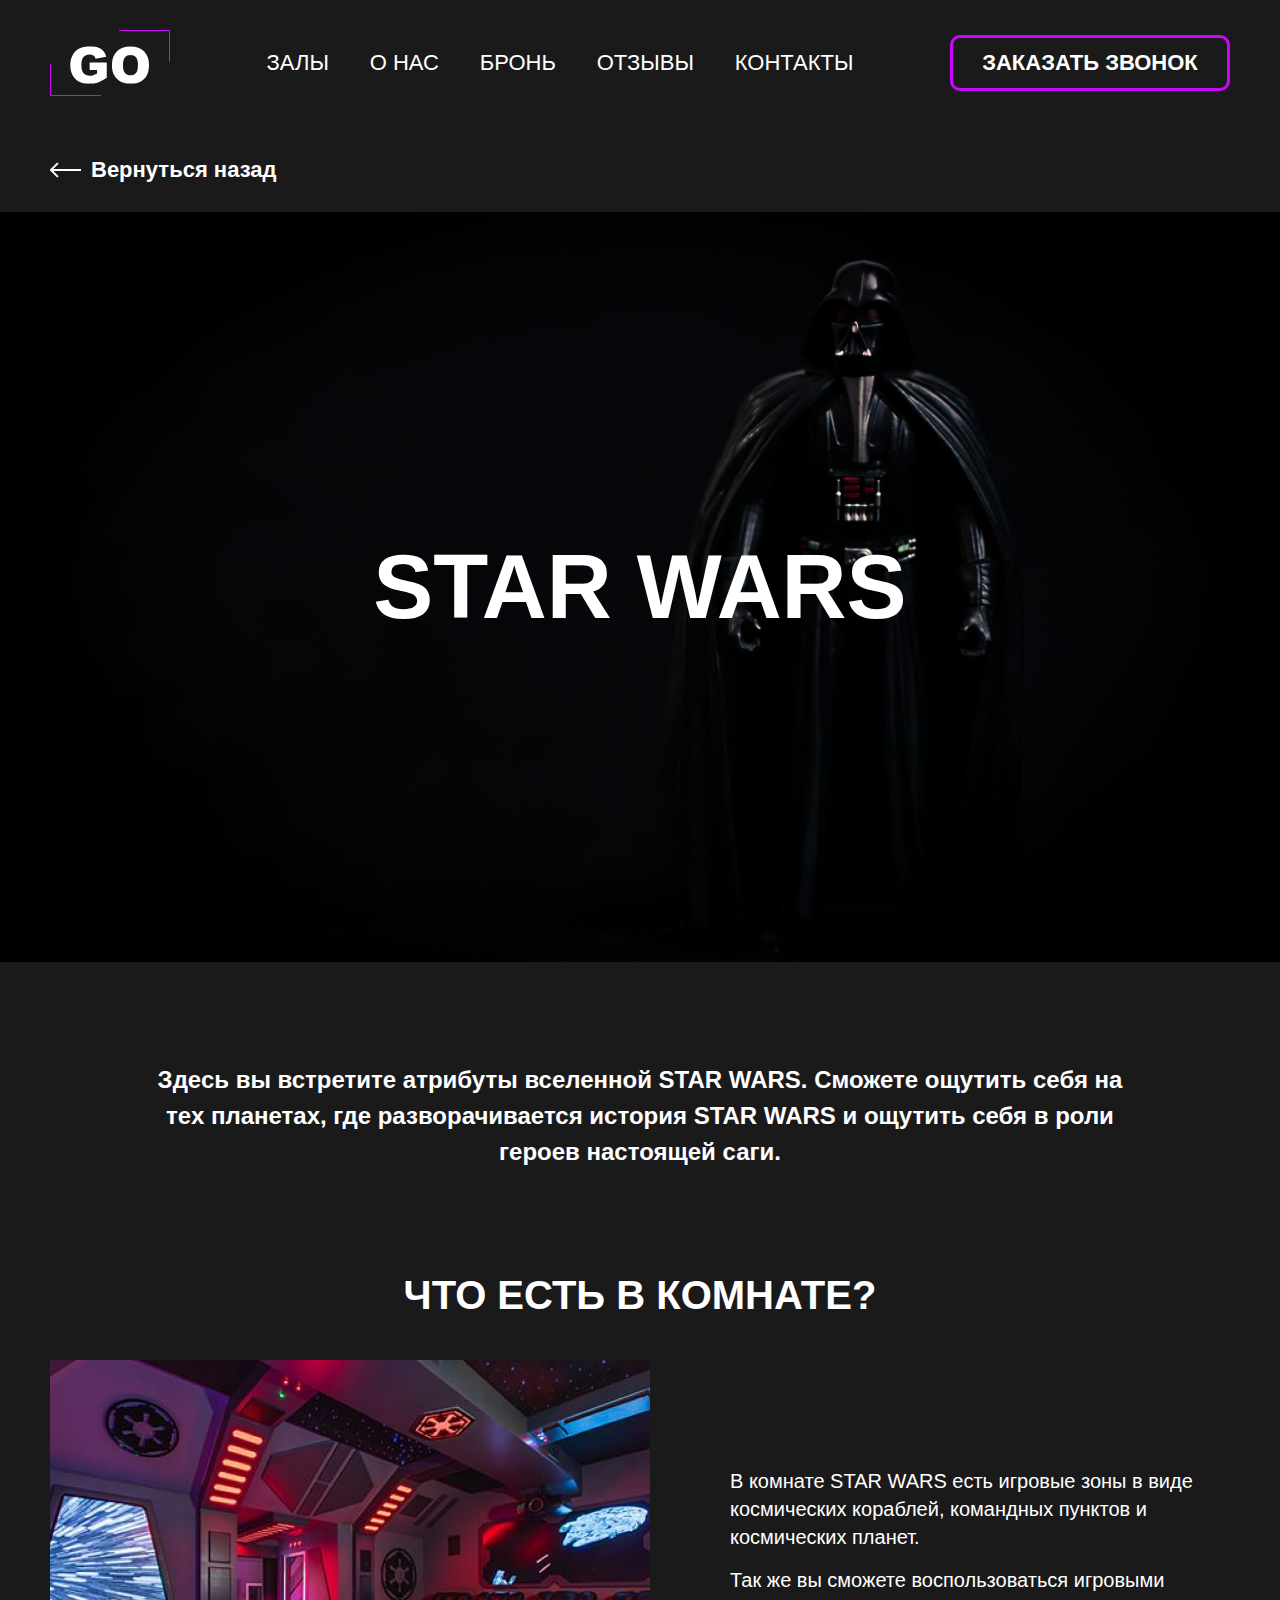
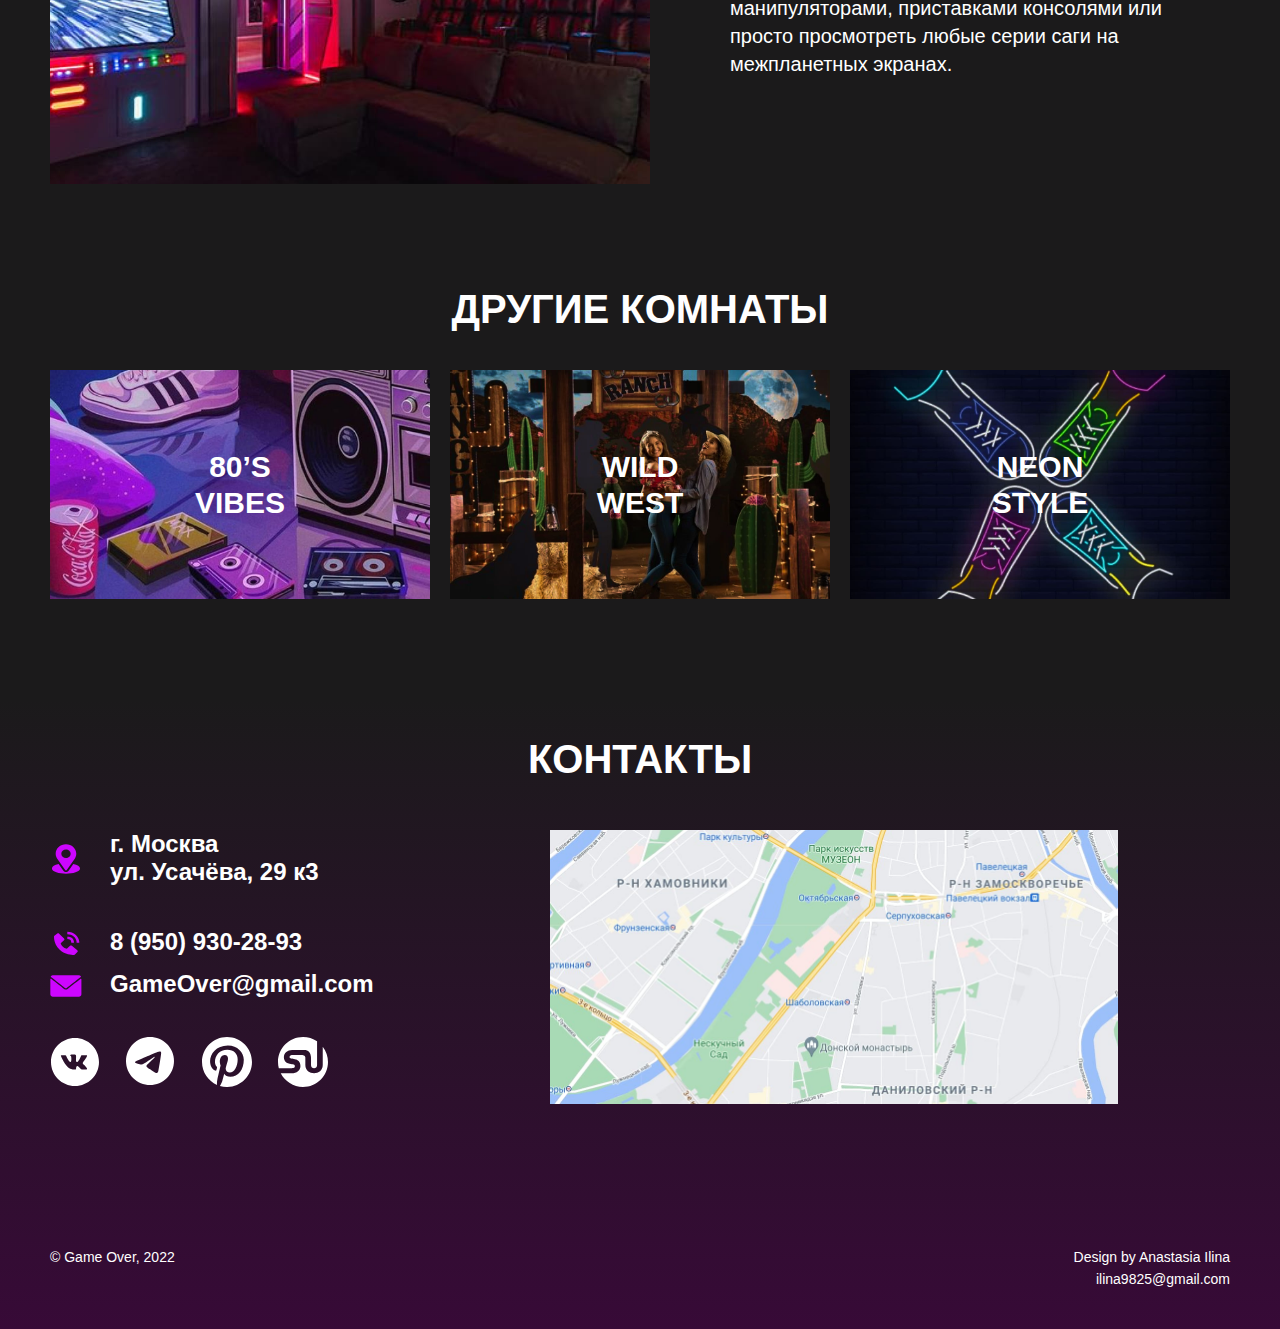
<file: star-wars.html>
<!DOCTYPE html>
<html lang="ru">
  <head>
    <meta charset="UTF-8">
    <meta http-equiv="X-UA-Compatible" content="IE=edge">
    <meta name="viewport" content="width=device-width, initial-scale=1.0">
    <link rel="apple-touch-icon" sizes="180x180" href="icon/apple-touch-icon.png">
    <link rel="icon" type="image/png" sizes="32x32" href="icon/favicon-32x32.png">
    <link rel="icon" type="image/png" sizes="16x16" href="icon/favicon-16x16.png">
    <link rel="manifest" href="icon/site.webmanifest">
    <link rel="mask-icon" href="icon/safari-pinned-tab.svg" color="#19ec8e">
    <link rel="shortcut icon" href="icon/favicon.ico">
    <link rel="stylesheet" href="index.css">
    <meta name="msapplication-TileColor" content="#24d9d2">
    <meta name="msapplication-config" content="icon/browserconfig.xml">
    <meta name="theme-color" content="#19ec8e">

    <script src="script/modules/code.jquery.com_jquery-3.7.0.min.js" defer></script>
    <script src="index.js" type="module"></script>

    <title>GAME OVER</title>
  </head>
  <body class="page">
    <header class="header header-main">
      <div class="header__container container">
        <a class="header__logo logo" href="index.html">
          <img src="img/logo.svg" alt="Логотип" class="header__logo-img">
        </a>
        <div class="header__burger burger">
          <span class="burger__line"></span>
        </div>
      <nav class="header__navigation navigation">
        <ul class="navigation__list">
          <li class="navigation__item"><a href="index.html#halls" class="navigation__link">Залы</a></li>
          <li class="navigation__item"><a href="index.html#aboutUs" class="navigation__link">О&nbsp;нас</a></li>
          <li class="navigation__item"><a href="index.html#booking" class="navigation__link">Бронь</a></li>
          <li class="navigation__item"><a href="index.html#reviews" class="navigation__link">Отзывы</a></li>
          <li class="navigation__item"><a href="index.html#contacts" class="navigation__link">Контакты</a></li>
        </ul>
      </nav>
      <button class="header__link-call" type="button">Заказать звонок</button>
      <a href="index.html" class="header__link">
        <svg width="31" height="16" viewBox="0 0 31 16" fill="currentColor" xmlns="http://www.w3.org/2000/svg">
          <path d="M0.292892 7.29289C-0.0976315 7.68342 -0.0976315 8.31658 0.292892 8.70711L6.65685 15.0711C7.04738 15.4616 7.68054 15.4616 8.07107 15.0711C8.46159 14.6805 8.46159 14.0474 8.07107 13.6569L2.41421 8L8.07107 2.34315C8.46159 1.95262 8.46159 1.31946 8.07107 0.928932C7.68054 0.538408 7.04738 0.538408 6.65685 0.928932L0.292892 7.29289ZM31 7L1 7V9L31 9V7Z"/>
        </svg>
        <span>Вернуться назад</span>
      </a>
      <div class="header__navigation-mobile navigation-mobile">
        <ul class="navigation__list-mobile">
          <li class="navigation__item-mobile"><a href="index.html#halls" class="navigation__link">Залы</a></li>
          <li class="navigation__item-mobile"><a href="index.html#aboutUs" class="navigation__link">О&nbsp;нас</a></li>
          <li class="navigation__item-mobile"><a href="index.html#booking" class="navigation__link">Бронь</a></li>
          <li class="navigation__item-mobile"><a href="index.html#reviews" class="navigation__link">Отзывы</a></li>
          <li class="navigation__item-mobile"><a href="index.html#contacts" class="navigation__link">Контакты</a></li>
        </ul>
        <button class="header__link-call-mobile" type="button">Заказать звонок</button>
      </div>
      <div class="header__overlay"></div>
    </div>
  </header>

    <main class="main">
      <section class="section hero-room hero-room_img-star">
          
        <div class="container hero-room__container ">
          <h1 class="hero-room__title">Star wars</h1>
          <p class="hero-room__text">Здесь вы встретите атрибуты вселенной STAR WARS. Сможете ощутить себя на тех планетах, где разворачивается история STAR WARS и ощутить себя в роли героев наcтоящей саги.  </p>
        </div>
      </section>

      <section class="description-room section" id="aboutUs">
        <div class="container description-room__container">
          <h2 class="description-room__title title">Что есть в комнате?</h2>
          <img src="img/star-wars.jpg" alt="КОмната в стиле космического корабля" class="description-room__img">
          <div class="description-room__container-text">
            <p class="description-room__text">В комнате STAR WARS есть игровые зоны в виде космических кораблей, командных пунктов и космических планет. </p>
            <p class="description-room__text">Так же вы сможете воспользоваться игровыми манипуляторами, приставками консолями или просто просмотреть любые серии саги на межпланетных экранах.</p>
          </div>
        </div>
      </section>
      
      <section class="other-rooms section" id="halls">
        <div class="container other-rooms__container">
          <h2 class="other-rooms__title title">Другие комнаты</h2>
                  
          <ol class="other-rooms__list">
            <li class="other-rooms__item other-rooms__item_theme_vibes">
              <a class="other-rooms__link" href="vibes.html">80’s vibes</a>
            </li>

            <li class="other-rooms__item other-rooms__item_theme_wildwest">
              <a class="other-rooms__link" href="wild-west.html">Wild west</a>
            </li>

            <li class="other-rooms__item other-rooms__item_theme_neon">
              <a class="other-rooms__link" href="neon-style.html">Neon style</a>
            </li>
          </ol>
        </div>
      </section>

    </main>
      
    <footer class="footer footer-room" id="contacts">
      <div class="container footer__container">
        <h2 class="footer__title title">Контакты</h2>

          <address class="footer__contacts contacts">
            <p class="contacts__text contacts__location">г. Москва ул.&nbsp;Усачёва,&nbsp;29&nbsp;к3</p>
            <p class="contacts__text contacts__tel"><a class="contacts__link" href="tel:89509302893" target="_blank">8 (950) 930-28-93</a></p>
            <p class="contacts__text contacts__mail"><a class="contacts__link" href="mailto:GameOver@gmail.com" target="_blank">GameOver@gmail.com</a></p>
          </address>
          <div class="footer__social social">          
            <ul class="social__list">
              <li class="social__item">
                <a class="social__link" href="https://vk.com" target="_blank">
                  <svg width="50" height="50" viewBox="0 0 50 50" fill="currentColor" xmlns="http://www.w3.org/2000/svg">
                    <path d="M24.9999 1C11.7449 1 0.999878 11.745 0.999878 25C0.999878 38.255 11.7449 49 24.9999 49C38.2549 49 48.9999 38.255 48.9999 25C48.9999 11.745 38.2549 1 24.9999 1ZM34.2299 28.0775C34.2299 28.0775 36.3524 30.1725 36.8749 31.145C36.8899 31.165 36.8974 31.185 36.9024 31.195C37.1149 31.5525 37.1649 31.83 37.0599 32.0375C36.8849 32.3825 36.2849 32.5525 36.0799 32.5675H32.3299C32.0699 32.5675 31.5249 32.5 30.8649 32.045C30.3574 31.69 29.8574 31.1075 29.3699 30.54C28.6424 29.695 28.0124 28.965 27.3774 28.965C27.2967 28.9649 27.2166 28.9775 27.1399 29.0025C26.6599 29.1575 26.0449 29.8425 26.0449 31.6675C26.0449 32.2375 25.5949 32.565 25.2774 32.565H23.5599C22.9749 32.565 19.9274 32.36 17.2274 29.5125C13.9224 26.025 10.9474 19.03 10.9224 18.965C10.7349 18.5125 11.1224 18.27 11.5449 18.27H15.3324C15.8374 18.27 16.0024 18.5775 16.1174 18.85C16.2524 19.1675 16.7474 20.43 17.5599 21.85C18.8774 24.165 19.6849 25.105 20.3324 25.105C20.4538 25.1036 20.573 25.0727 20.6799 25.015C21.5249 24.545 21.3674 21.5325 21.3299 20.9075C21.3299 20.79 21.3274 19.56 20.8949 18.97C20.5849 18.5425 20.0574 18.38 19.7374 18.32C19.8669 18.1413 20.0375 17.9964 20.2349 17.8975C20.8149 17.6075 21.8599 17.565 22.8974 17.565H23.4749C24.5999 17.58 24.8899 17.6525 25.2974 17.755C26.1224 17.9525 26.1399 18.485 26.0674 20.3075C26.0449 20.825 26.0224 21.41 26.0224 22.1C26.0224 22.25 26.0149 22.41 26.0149 22.58C25.9899 23.5075 25.9599 24.56 26.6149 24.9925C26.7003 25.0461 26.799 25.0746 26.8999 25.075C27.1274 25.075 27.8124 25.075 29.6674 21.8925C30.2395 20.8681 30.7366 19.8037 31.1549 18.7075C31.1924 18.6425 31.3024 18.4425 31.4324 18.365C31.5283 18.3161 31.6347 18.2912 31.7424 18.2925H36.1949C36.6799 18.2925 37.0124 18.365 37.0749 18.5525C37.1849 18.85 37.0549 19.7575 35.0224 22.51L34.1149 23.7075C32.2724 26.1225 32.2724 26.245 34.2299 28.0775Z"/>
                  </svg>
                </a>
              </li>
              <li class="social__item">
                <a class="social__link" href="https://web.telegram.org" target="_blank">
                  <svg width="50" height="50" viewBox="0 0 50 50" fill="currentColor" xmlns="http://www.w3.org/2000/svg">
                    <g clip-path="url(#clip0_2212_5)">
                    <path d="M47.9999 24C47.9999 30.3652 45.4713 36.4697 40.9704 40.9706C36.4696 45.4714 30.3651 48 23.9999 48C17.6347 48 11.5302 45.4714 7.02932 40.9706C2.52844 36.4697 -0.00012207 30.3652 -0.00012207 24C-0.00012207 17.6348 2.52844 11.5303 7.02932 7.02944C11.5302 2.52856 17.6347 0 23.9999 0C30.3651 0 36.4696 2.52856 40.9704 7.02944C45.4713 11.5303 47.9999 17.6348 47.9999 24ZM24.8609 17.718C22.5269 18.69 17.8589 20.7 10.8629 23.748C9.72888 24.198 9.13188 24.642 9.07788 25.074C8.98788 25.803 9.90288 26.091 11.1479 26.484L11.6729 26.649C12.8969 27.048 14.5469 27.513 15.4019 27.531C16.1819 27.549 17.0489 27.231 18.0059 26.571C24.5429 22.158 27.9179 19.929 28.1279 19.881C28.2779 19.845 28.4879 19.803 28.6259 19.929C28.7669 20.052 28.7519 20.289 28.7369 20.352C28.6469 20.739 25.0559 24.075 23.1989 25.803C22.6199 26.343 22.2089 26.724 22.1249 26.811C21.9399 27 21.7519 27.1861 21.5609 27.369C20.4209 28.467 19.5689 29.289 21.6059 30.633C22.5869 31.281 23.3729 31.812 24.1559 32.346C25.0079 32.928 25.8599 33.507 26.9639 34.233C27.2429 34.413 27.5129 34.608 27.7739 34.794C28.7669 35.502 29.6639 36.138 30.7649 36.036C31.4069 35.976 32.0699 35.376 32.4059 33.576C33.2009 29.325 34.7639 20.118 35.1239 16.323C35.1458 16.0075 35.1328 15.6906 35.0849 15.378C35.0566 15.1258 34.9346 14.8934 34.7429 14.727C34.4699 14.5386 34.1445 14.4409 33.8129 14.448C32.9129 14.463 31.5239 14.946 24.8609 17.718Z"/>
                    </g>
                  </svg>  
                </a>
              </li>
              <li class="social__item">
                <a class="social__link"  href="#">
                  <svg width="50" height="50" viewBox="0 0 50 50" fill="currentColor" xmlns="http://www.w3.org/2000/svg">
                    <g clip-path="url(#clip0_2212_8)">
                    <path d="M25.0005 0C11.1947 0 -0.000152588 11.1936 -0.000152588 25.0006C-0.000152588 35.2378 6.15562 44.0314 14.9646 47.8981C14.8941 46.1526 14.9511 44.0558 15.3998 42.159C15.8806 40.1282 18.6165 28.5359 18.6165 28.5359C18.6165 28.5359 17.8178 26.9397 17.8178 24.5808C17.8178 20.8763 19.9652 18.1077 22.6383 18.1077C24.912 18.1077 26.0107 19.8154 26.0107 21.8609C26.0107 24.1468 24.5537 27.5635 23.8037 30.7327C23.1768 33.3859 25.1338 35.5481 27.7498 35.5481C32.4864 35.5481 35.6761 29.4647 35.6761 22.2558C35.6761 16.7782 31.9864 12.6769 25.2742 12.6769C17.6902 12.6769 12.9659 18.3321 12.9659 24.6487C12.9659 26.8282 13.6082 28.3635 14.6146 29.5513C15.0768 30.0981 15.1409 30.318 14.9736 30.9462C14.8537 31.4058 14.5781 32.5128 14.4646 32.9519C14.2986 33.5853 13.7857 33.8109 13.2127 33.5776C9.71972 32.1513 8.0928 28.3263 8.0928 24.0263C8.0928 16.9237 14.0819 8.40898 25.9601 8.40898C35.5056 8.40898 41.7877 15.316 41.7877 22.732C41.7877 32.5378 36.3351 39.8647 28.2979 39.8647C25.5998 39.8647 23.0607 38.4051 22.1909 36.7487C22.1909 36.7487 20.7396 42.5077 20.4325 43.6218C19.9024 45.5494 18.8646 47.4763 17.9159 48.9769C20.2162 49.6571 22.6024 50.0025 25.0011 50.0026C38.8063 50.0013 49.9998 38.8071 49.9998 25.0006C49.9998 11.1936 38.8063 0 25.0005 0Z"/>
                    </g>
                  </svg>
                </a>
              </li>
              <li class="social__item">
                <a class="social__link"  href="#">
                  <svg width="50" height="50" viewBox="0 0 50 50" fill="currentColor" xmlns="http://www.w3.org/2000/svg">
                    <g clip-path="url(#clip0_2212_10)">
                      <path fill-rule="evenodd" clip-rule="evenodd" d="M44.7441 9.66919C48.1583 14.0494 50.0085 19.4463 49.9999 24.9999C49.9999 38.8051 38.805 49.9999 25.0006 49.9999C15.2871 49.9999 6.86597 44.4576 2.72751 36.3647H13.6237C18.816 36.3647 22.4429 33.566 22.4429 29.0923C22.4429 19.6108 11.5051 23.4737 11.5051 20.1089C11.5051 18.4878 12.8057 17.898 15.1858 17.898H22.7692C24.8711 17.898 27.3435 18.275 27.3435 20.5685V28.1243C27.3435 33.5955 31.6159 36.364 36.0441 36.364C40.548 36.364 44.7435 33.5955 44.7435 28.1243V9.66919H44.7441Z"/>
                      <path fill-rule="evenodd" clip-rule="evenodd" d="M25.0005 2.43241e-05C30.0173 -0.00698868 34.919 1.50262 39.0626 4.33079V28.3013C39.0626 29.9628 37.7037 31.3224 36.0447 31.3224C34.3838 31.3224 33.0261 29.9628 33.0261 28.3013V21.1186C33.0261 15.3846 30.1242 12.9994 26.3447 12.9994H14.0441C9.59088 12.9994 5.89665 15.834 5.89665 20.3289C5.89665 22.6289 6.8819 25.9994 11.5415 26.8353C15.337 27.5186 16.8351 27.3199 16.8351 29.3506C16.8351 31.3224 14.6261 31.3224 11.7101 31.3224H0.808189C0.269676 29.2582 -0.0019826 27.1334 -0.000143311 25C-0.000143311 11.1981 11.196 2.43241e-05 25.0005 2.43241e-05Z"/>
                    </g>  
                  </svg>
                </a>
              </li>
            </ul>
          </div>

        <img class="footer__img" src="img/map.jpg" alt="Карта места нахождения GameOver">

        <div class="footer__copyright">
          <p class="footer__text-small">© Game Over, 2022</p>
        </div>

        <div class="footer__development">
          <p class="footer__text-small">Design by Anastasia Ilina</p> 
          <p class="footer__text-small"><a class="footer__link" href="mailto:ilina9825@gmail.com">ilina9825@gmail.com</a></p> 
        </div>
      </div> 
    </footer>
    <script>
      document.addEventListener('click', event => {
        if (event.target.matches('button')) {
            event.target.focus()
          }
      })
    </script>
  </body>
</html>
</file>
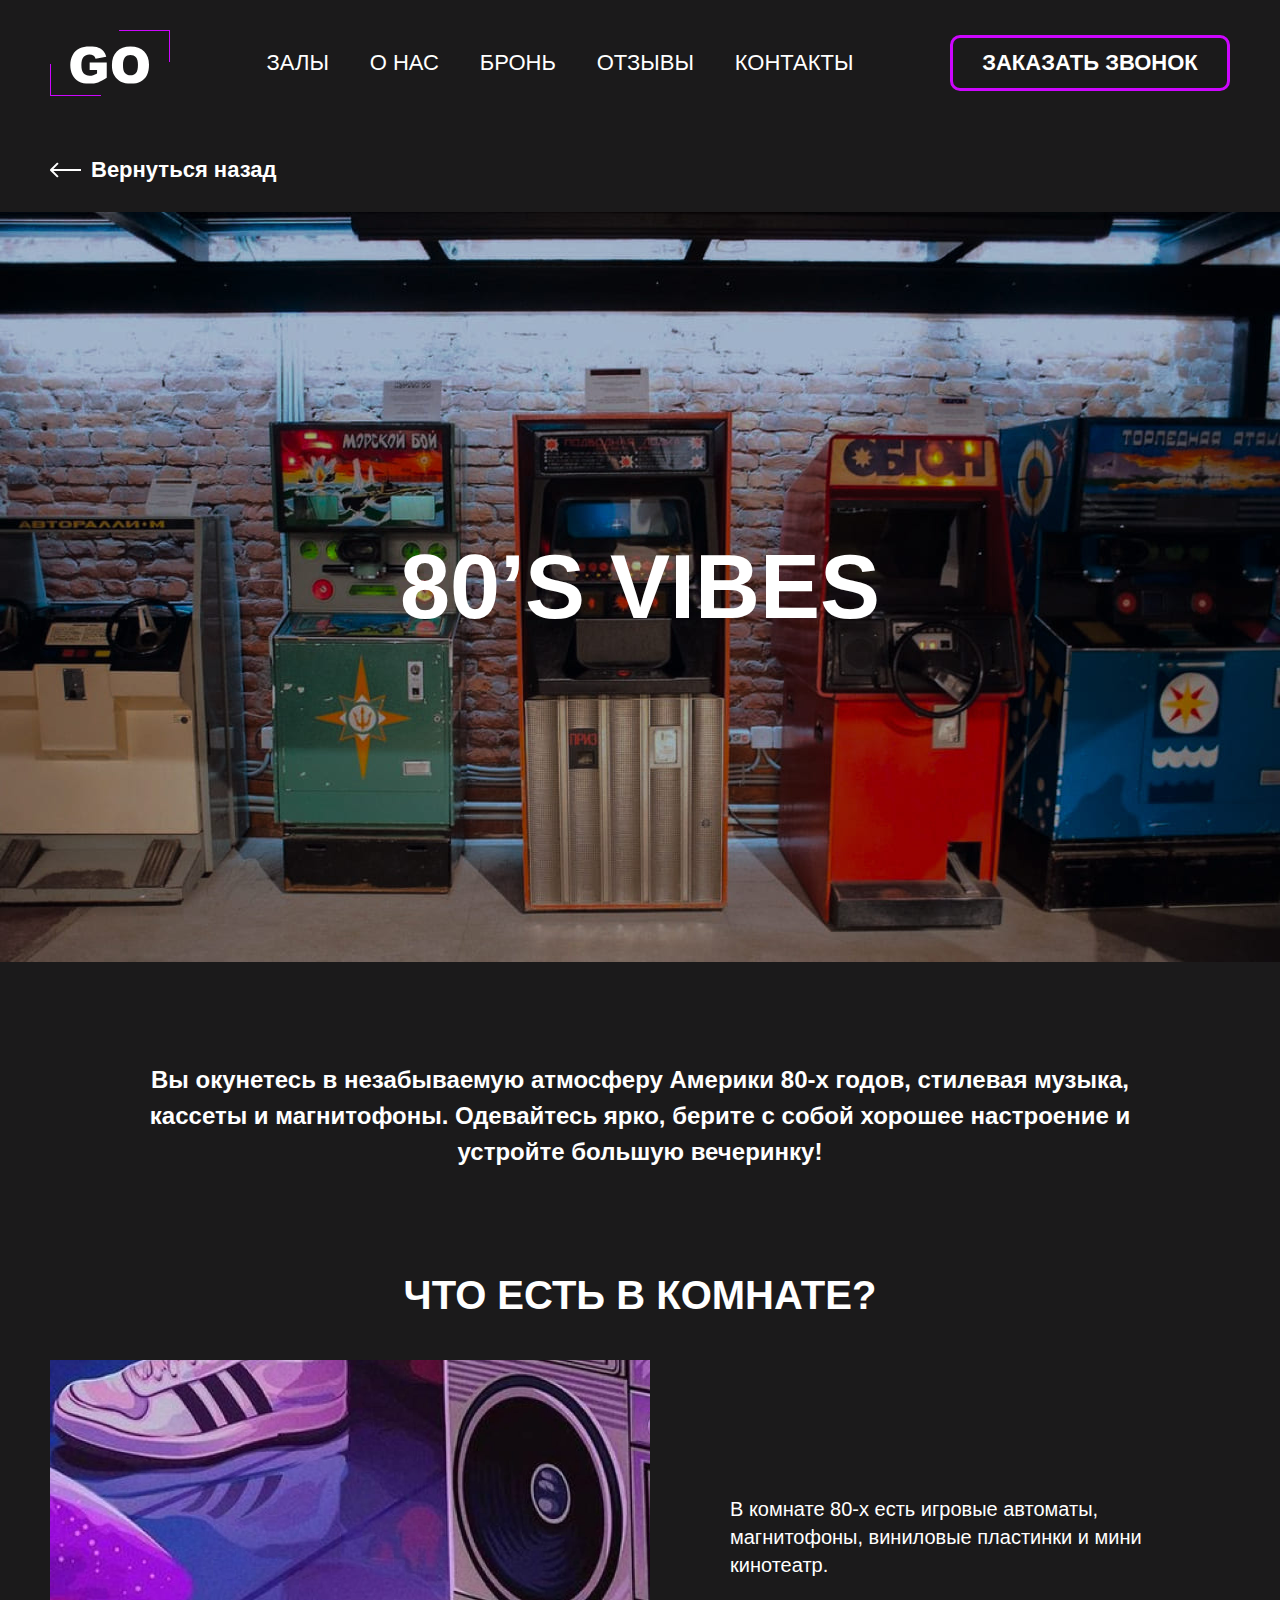
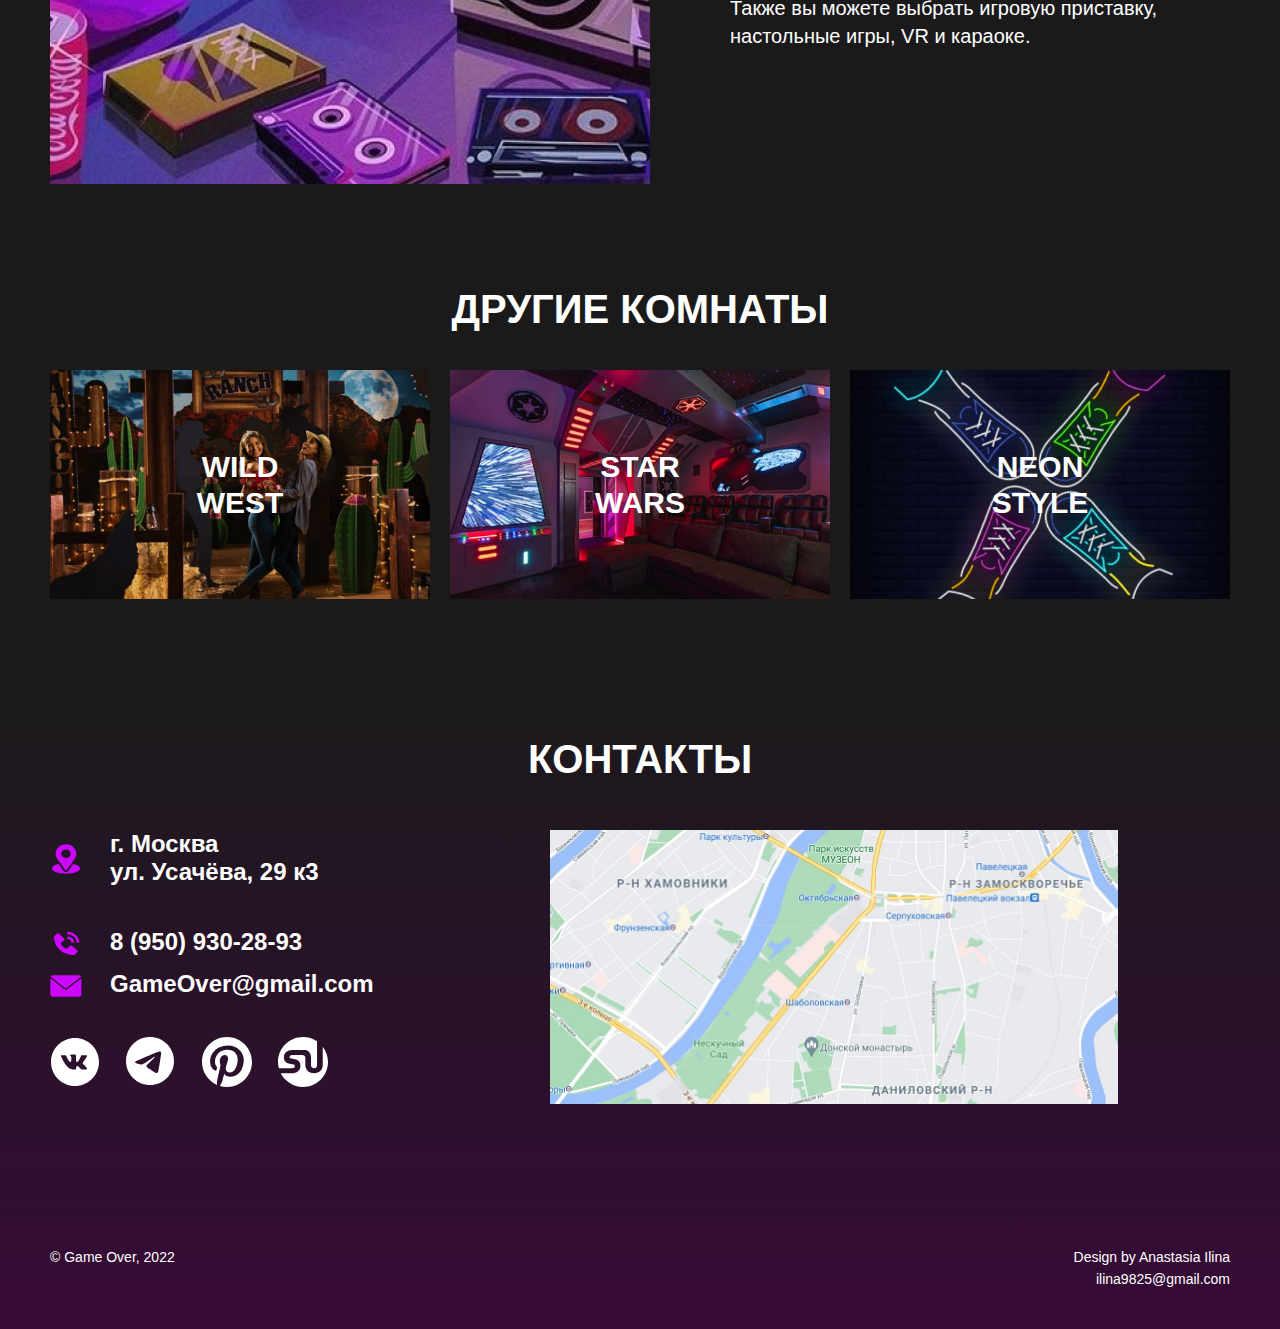
<file: vibes.html>
<!DOCTYPE html>
<html lang="ru">
  <head>
    <meta charset="UTF-8">
    <meta http-equiv="X-UA-Compatible" content="IE=edge">
    <meta name="viewport" content="width=device-width, initial-scale=1.0">
    <link rel="apple-touch-icon" sizes="180x180" href="icon/apple-touch-icon.png">
    <link rel="icon" type="image/png" sizes="32x32" href="icon/favicon-32x32.png">
    <link rel="icon" type="image/png" sizes="16x16" href="icon/favicon-16x16.png">
    <link rel="manifest" href="icon/site.webmanifest">
    <link rel="mask-icon" href="icon/safari-pinned-tab.svg" color="#19ec8e">
    <link rel="shortcut icon" href="icon/favicon.ico">
    <link rel="stylesheet" href="index.css">
    <meta name="msapplication-TileColor" content="#24d9d2">
    <meta name="msapplication-config" content="icon/browserconfig.xml">
    <meta name="theme-color" content="#19ec8e">

    <script src="script/modules/code.jquery.com_jquery-3.7.0.min.js" defer></script>
    <script src="index.js" type="module"></script>

    <title>GAME OVER</title>
  </head>
  <body class="page">
    <header class="header header-main">
      <div class="header__container container">
        <a class="header__logo logo" href="index.html">
          <img src="img/logo.svg" alt="Логотип" class="header__logo-img">
        </a>
        <div class="header__burger burger">
          <span class="burger__line"></span>
        </div>
      <nav class="header__navigation navigation">
        <ul class="navigation__list">
          <li class="navigation__item"><a href="index.html#halls" class="navigation__link">Залы</a></li>
          <li class="navigation__item"><a href="index.html#aboutUs" class="navigation__link">О&nbsp;нас</a></li>
          <li class="navigation__item"><a href="index.html#booking" class="navigation__link">Бронь</a></li>
          <li class="navigation__item"><a href="index.html#reviews" class="navigation__link">Отзывы</a></li>
          <li class="navigation__item"><a href="index.html#contacts" class="navigation__link">Контакты</a></li>
        </ul>
      </nav>
      <button class="header__link-call" type="button">Заказать звонок</button>
      <a href="index.html" class="header__link">
        <svg width="31" height="16" viewBox="0 0 31 16" fill="currentColor" xmlns="http://www.w3.org/2000/svg">
          <path d="M0.292892 7.29289C-0.0976315 7.68342 -0.0976315 8.31658 0.292892 8.70711L6.65685 15.0711C7.04738 15.4616 7.68054 15.4616 8.07107 15.0711C8.46159 14.6805 8.46159 14.0474 8.07107 13.6569L2.41421 8L8.07107 2.34315C8.46159 1.95262 8.46159 1.31946 8.07107 0.928932C7.68054 0.538408 7.04738 0.538408 6.65685 0.928932L0.292892 7.29289ZM31 7L1 7V9L31 9V7Z"/>
        </svg>
        <span>Вернуться назад</span>
      </a>
      <div class="header__navigation-mobile navigation-mobile">
        <ul class="navigation__list-mobile">
          <li class="navigation__item-mobile"><a href="index.html#halls" class="navigation__link">Залы</a></li>
          <li class="navigation__item-mobile"><a href="index.html#aboutUs" class="navigation__link">О&nbsp;нас</a></li>
          <li class="navigation__item-mobile"><a href="index.html#booking" class="navigation__link">Бронь</a></li>
          <li class="navigation__item-mobile"><a href="index.html#reviews" class="navigation__link">Отзывы</a></li>
          <li class="navigation__item-mobile"><a href="index.html#contacts" class="navigation__link">Контакты</a></li>
        </ul>
        <button class="header__link-call-mobile" type="button">Заказать звонок</button>
      </div>
      <div class="header__overlay"></div>
    </div>
  </header>

    <main class="main">
      <section class="section hero-room hero-room_img-vibes">
          
        <div class="container hero-room__container hero-room__container_vibes">
          <h1 class="hero-room__title">80’s vibes</h1>
          <p class="hero-room__text">Вы окунетесь в незабываемую атмосферу Америки 80-х годов, стилевая музыка, кассеты и магнитофоны. Одевайтесь ярко, берите с собой хорошее настроение и устройте большую вечеринку!</p>
        </div>
      </section>

      <section class="description-room section" id="aboutUs">
        <div class="container description-room__container">
          <h2 class="description-room__title title">Что есть в комнате?</h2>
          <img src="img/80s-vibes.jpg" alt="Магнитофон с аудиокасетами" class="description-room__img">
          <div class="description-room__container-text">
            <p class="description-room__text">В комнате 80-х есть игровые автоматы, магнитофоны, виниловые пластинки и&nbsp;мини кинотеатр. </p>
            <p class="description-room__text">Также вы можете выбрать игровую приставку, настольные игры, VR и&nbsp;караоке.</p>
          </div>
        </div>
      </section>
      
      <section class="other-rooms section" id="halls">
        <div class="container other-rooms__container">
          <h2 class="other-rooms__title title">Другие комнаты</h2>
                  
          <ol class="other-rooms__list">
            <li class="other-rooms__item other-rooms__item_theme_wildwest">
              <a class="other-rooms__link" href="wildwest.html">Wild west</a>
            </li>
            <li class="other-rooms__item other-rooms__item_theme_starwars">
              <a class="other-rooms__link" href="star-wars.html">Star wars</a>
            </li>
            <li class="other-rooms__item other-rooms__item_theme_neon">
              <a class="other-rooms__link" href="neon-style.html">Neon style</a>
            </li>
          </ol>
        </div>
      </section>

    </main>
      
    <footer class="footer footer-room" id="contacts">
      <div class="container footer__container">
        <h2 class="footer__title title">Контакты</h2>

          <address class="footer__contacts contacts">
            <p class="contacts__text contacts__location">г. Москва ул.&nbsp;Усачёва,&nbsp;29&nbsp;к3</p>
            <p class="contacts__text contacts__tel"><a class="contacts__link" href="tel:89509302893" target="_blank">8 (950) 930-28-93</a></p>
            <p class="contacts__text contacts__mail"><a class="contacts__link" href="mailto:GameOver@gmail.com" target="_blank">GameOver@gmail.com</a></p>
          </address>
          <div class="footer__social social">          
            <ul class="social__list">
              <li class="social__item">
                <a class="social__link" href="https://vk.com" target="_blank">
                  <svg width="50" height="50" viewBox="0 0 50 50" fill="currentColor" xmlns="http://www.w3.org/2000/svg">
                    <path d="M24.9999 1C11.7449 1 0.999878 11.745 0.999878 25C0.999878 38.255 11.7449 49 24.9999 49C38.2549 49 48.9999 38.255 48.9999 25C48.9999 11.745 38.2549 1 24.9999 1ZM34.2299 28.0775C34.2299 28.0775 36.3524 30.1725 36.8749 31.145C36.8899 31.165 36.8974 31.185 36.9024 31.195C37.1149 31.5525 37.1649 31.83 37.0599 32.0375C36.8849 32.3825 36.2849 32.5525 36.0799 32.5675H32.3299C32.0699 32.5675 31.5249 32.5 30.8649 32.045C30.3574 31.69 29.8574 31.1075 29.3699 30.54C28.6424 29.695 28.0124 28.965 27.3774 28.965C27.2967 28.9649 27.2166 28.9775 27.1399 29.0025C26.6599 29.1575 26.0449 29.8425 26.0449 31.6675C26.0449 32.2375 25.5949 32.565 25.2774 32.565H23.5599C22.9749 32.565 19.9274 32.36 17.2274 29.5125C13.9224 26.025 10.9474 19.03 10.9224 18.965C10.7349 18.5125 11.1224 18.27 11.5449 18.27H15.3324C15.8374 18.27 16.0024 18.5775 16.1174 18.85C16.2524 19.1675 16.7474 20.43 17.5599 21.85C18.8774 24.165 19.6849 25.105 20.3324 25.105C20.4538 25.1036 20.573 25.0727 20.6799 25.015C21.5249 24.545 21.3674 21.5325 21.3299 20.9075C21.3299 20.79 21.3274 19.56 20.8949 18.97C20.5849 18.5425 20.0574 18.38 19.7374 18.32C19.8669 18.1413 20.0375 17.9964 20.2349 17.8975C20.8149 17.6075 21.8599 17.565 22.8974 17.565H23.4749C24.5999 17.58 24.8899 17.6525 25.2974 17.755C26.1224 17.9525 26.1399 18.485 26.0674 20.3075C26.0449 20.825 26.0224 21.41 26.0224 22.1C26.0224 22.25 26.0149 22.41 26.0149 22.58C25.9899 23.5075 25.9599 24.56 26.6149 24.9925C26.7003 25.0461 26.799 25.0746 26.8999 25.075C27.1274 25.075 27.8124 25.075 29.6674 21.8925C30.2395 20.8681 30.7366 19.8037 31.1549 18.7075C31.1924 18.6425 31.3024 18.4425 31.4324 18.365C31.5283 18.3161 31.6347 18.2912 31.7424 18.2925H36.1949C36.6799 18.2925 37.0124 18.365 37.0749 18.5525C37.1849 18.85 37.0549 19.7575 35.0224 22.51L34.1149 23.7075C32.2724 26.1225 32.2724 26.245 34.2299 28.0775Z"/>
                  </svg>
                </a>
              </li>
              <li class="social__item">
                <a class="social__link" href="https://web.telegram.org" target="_blank">
                  <svg width="50" height="50" viewBox="0 0 50 50" fill="currentColor" xmlns="http://www.w3.org/2000/svg">
                    <g clip-path="url(#clip0_2212_5)">
                    <path d="M47.9999 24C47.9999 30.3652 45.4713 36.4697 40.9704 40.9706C36.4696 45.4714 30.3651 48 23.9999 48C17.6347 48 11.5302 45.4714 7.02932 40.9706C2.52844 36.4697 -0.00012207 30.3652 -0.00012207 24C-0.00012207 17.6348 2.52844 11.5303 7.02932 7.02944C11.5302 2.52856 17.6347 0 23.9999 0C30.3651 0 36.4696 2.52856 40.9704 7.02944C45.4713 11.5303 47.9999 17.6348 47.9999 24ZM24.8609 17.718C22.5269 18.69 17.8589 20.7 10.8629 23.748C9.72888 24.198 9.13188 24.642 9.07788 25.074C8.98788 25.803 9.90288 26.091 11.1479 26.484L11.6729 26.649C12.8969 27.048 14.5469 27.513 15.4019 27.531C16.1819 27.549 17.0489 27.231 18.0059 26.571C24.5429 22.158 27.9179 19.929 28.1279 19.881C28.2779 19.845 28.4879 19.803 28.6259 19.929C28.7669 20.052 28.7519 20.289 28.7369 20.352C28.6469 20.739 25.0559 24.075 23.1989 25.803C22.6199 26.343 22.2089 26.724 22.1249 26.811C21.9399 27 21.7519 27.1861 21.5609 27.369C20.4209 28.467 19.5689 29.289 21.6059 30.633C22.5869 31.281 23.3729 31.812 24.1559 32.346C25.0079 32.928 25.8599 33.507 26.9639 34.233C27.2429 34.413 27.5129 34.608 27.7739 34.794C28.7669 35.502 29.6639 36.138 30.7649 36.036C31.4069 35.976 32.0699 35.376 32.4059 33.576C33.2009 29.325 34.7639 20.118 35.1239 16.323C35.1458 16.0075 35.1328 15.6906 35.0849 15.378C35.0566 15.1258 34.9346 14.8934 34.7429 14.727C34.4699 14.5386 34.1445 14.4409 33.8129 14.448C32.9129 14.463 31.5239 14.946 24.8609 17.718Z"/>
                    </g>
                  </svg>  
                </a>
              </li>
              <li class="social__item">
                <a class="social__link"  href="#">
                  <svg width="50" height="50" viewBox="0 0 50 50" fill="currentColor" xmlns="http://www.w3.org/2000/svg">
                    <g clip-path="url(#clip0_2212_8)">
                    <path d="M25.0005 0C11.1947 0 -0.000152588 11.1936 -0.000152588 25.0006C-0.000152588 35.2378 6.15562 44.0314 14.9646 47.8981C14.8941 46.1526 14.9511 44.0558 15.3998 42.159C15.8806 40.1282 18.6165 28.5359 18.6165 28.5359C18.6165 28.5359 17.8178 26.9397 17.8178 24.5808C17.8178 20.8763 19.9652 18.1077 22.6383 18.1077C24.912 18.1077 26.0107 19.8154 26.0107 21.8609C26.0107 24.1468 24.5537 27.5635 23.8037 30.7327C23.1768 33.3859 25.1338 35.5481 27.7498 35.5481C32.4864 35.5481 35.6761 29.4647 35.6761 22.2558C35.6761 16.7782 31.9864 12.6769 25.2742 12.6769C17.6902 12.6769 12.9659 18.3321 12.9659 24.6487C12.9659 26.8282 13.6082 28.3635 14.6146 29.5513C15.0768 30.0981 15.1409 30.318 14.9736 30.9462C14.8537 31.4058 14.5781 32.5128 14.4646 32.9519C14.2986 33.5853 13.7857 33.8109 13.2127 33.5776C9.71972 32.1513 8.0928 28.3263 8.0928 24.0263C8.0928 16.9237 14.0819 8.40898 25.9601 8.40898C35.5056 8.40898 41.7877 15.316 41.7877 22.732C41.7877 32.5378 36.3351 39.8647 28.2979 39.8647C25.5998 39.8647 23.0607 38.4051 22.1909 36.7487C22.1909 36.7487 20.7396 42.5077 20.4325 43.6218C19.9024 45.5494 18.8646 47.4763 17.9159 48.9769C20.2162 49.6571 22.6024 50.0025 25.0011 50.0026C38.8063 50.0013 49.9998 38.8071 49.9998 25.0006C49.9998 11.1936 38.8063 0 25.0005 0Z"/>
                    </g>
                  </svg>
                </a>
              </li>
              <li class="social__item">
                <a class="social__link"  href="#">
                  <svg width="50" height="50" viewBox="0 0 50 50" fill="currentColor" xmlns="http://www.w3.org/2000/svg">
                    <g clip-path="url(#clip0_2212_10)">
                      <path fill-rule="evenodd" clip-rule="evenodd" d="M44.7441 9.66919C48.1583 14.0494 50.0085 19.4463 49.9999 24.9999C49.9999 38.8051 38.805 49.9999 25.0006 49.9999C15.2871 49.9999 6.86597 44.4576 2.72751 36.3647H13.6237C18.816 36.3647 22.4429 33.566 22.4429 29.0923C22.4429 19.6108 11.5051 23.4737 11.5051 20.1089C11.5051 18.4878 12.8057 17.898 15.1858 17.898H22.7692C24.8711 17.898 27.3435 18.275 27.3435 20.5685V28.1243C27.3435 33.5955 31.6159 36.364 36.0441 36.364C40.548 36.364 44.7435 33.5955 44.7435 28.1243V9.66919H44.7441Z"/>
                      <path fill-rule="evenodd" clip-rule="evenodd" d="M25.0005 2.43241e-05C30.0173 -0.00698868 34.919 1.50262 39.0626 4.33079V28.3013C39.0626 29.9628 37.7037 31.3224 36.0447 31.3224C34.3838 31.3224 33.0261 29.9628 33.0261 28.3013V21.1186C33.0261 15.3846 30.1242 12.9994 26.3447 12.9994H14.0441C9.59088 12.9994 5.89665 15.834 5.89665 20.3289C5.89665 22.6289 6.8819 25.9994 11.5415 26.8353C15.337 27.5186 16.8351 27.3199 16.8351 29.3506C16.8351 31.3224 14.6261 31.3224 11.7101 31.3224H0.808189C0.269676 29.2582 -0.0019826 27.1334 -0.000143311 25C-0.000143311 11.1981 11.196 2.43241e-05 25.0005 2.43241e-05Z"/>
                    </g>  
                  </svg>
                </a>
              </li>
            </ul>
          </div>

        <img class="footer__img" src="img/map.jpg" alt="Карта места нахождения GameOver">

        <div class="footer__copyright">
          <p class="footer__text-small">© Game Over, 2022</p>
        </div>

        <div class="footer__development">
          <p class="footer__text-small">Design by Anastasia Ilina</p> 
          <p class="footer__text-small"><a class="footer__link" href="mailto:ilina9825@gmail.com">ilina9825@gmail.com</a></p> 
        </div>
      </div> 
    </footer>
    <script>
      document.addEventListener('click', event => {
        if (event.target.matches('button')) {
            event.target.focus()
          }
      })
    </script>
  </body>
</html>
</file>
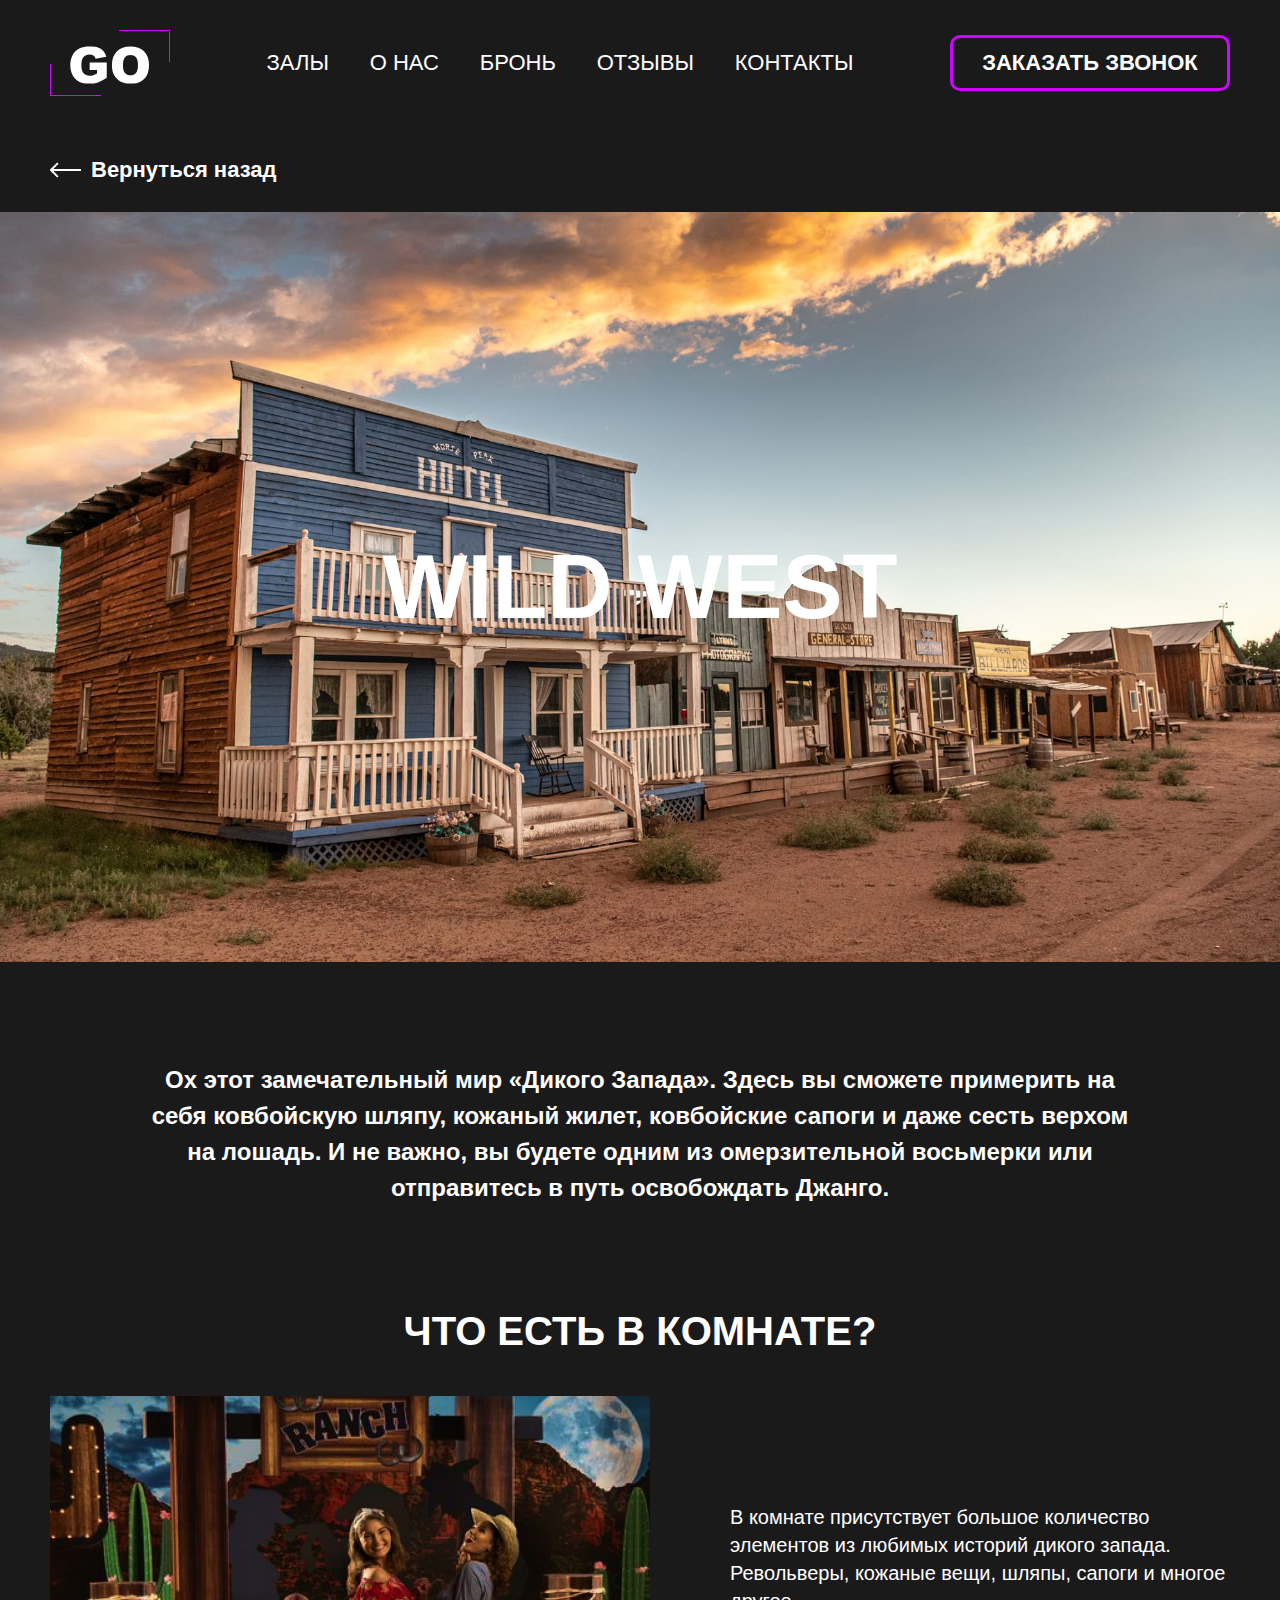
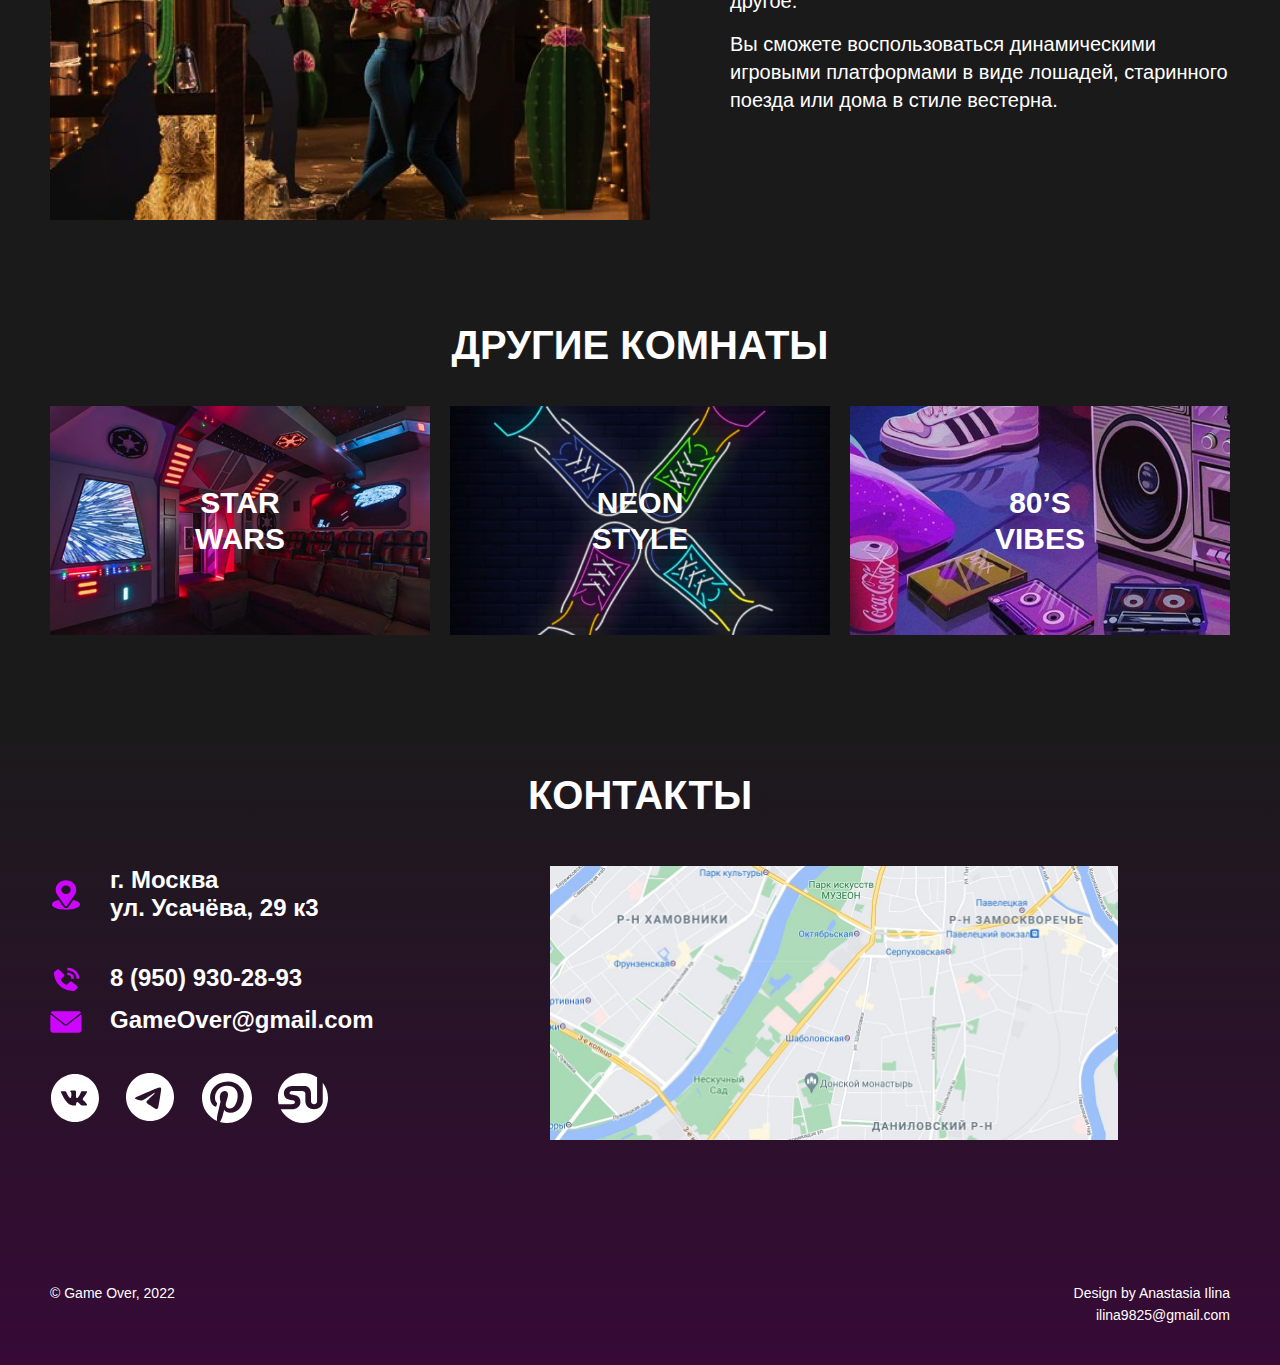
<file: wild-west.html>
<!DOCTYPE html>
<html lang="ru">
  <head>
    <meta charset="UTF-8">
    <meta http-equiv="X-UA-Compatible" content="IE=edge">
    <meta name="viewport" content="width=device-width, initial-scale=1.0">
    <link rel="apple-touch-icon" sizes="180x180" href="icon/apple-touch-icon.png">
    <link rel="icon" type="image/png" sizes="32x32" href="icon/favicon-32x32.png">
    <link rel="icon" type="image/png" sizes="16x16" href="icon/favicon-16x16.png">
    <link rel="manifest" href="icon/site.webmanifest">
    <link rel="mask-icon" href="icon/safari-pinned-tab.svg" color="#19ec8e">
    <link rel="shortcut icon" href="icon/favicon.ico">
    <link rel="stylesheet" href="index.css">
    <meta name="msapplication-TileColor" content="#24d9d2">
    <meta name="msapplication-config" content="icon/browserconfig.xml">
    <meta name="theme-color" content="#19ec8e">

    <script src="script/modules/code.jquery.com_jquery-3.7.0.min.js" defer></script>
    <script src="index.js" type="module"></script>

    <title>GAME OVER</title>
  </head>
  <body class="page">
    <header class="header header-main">
      <div class="header__container container">
        <a class="header__logo logo" href="index.html">
          <img src="img/logo.svg" alt="Логотип" class="header__logo-img">
        </a>
        <div class="header__burger burger">
          <span class="burger__line"></span>
        </div>
      <nav class="header__navigation navigation">
        <ul class="navigation__list">
          <li class="navigation__item"><a href="index.html#halls" class="navigation__link">Залы</a></li>
          <li class="navigation__item"><a href="index.html#aboutUs" class="navigation__link">О&nbsp;нас</a></li>
          <li class="navigation__item"><a href="index.html#booking" class="navigation__link">Бронь</a></li>
          <li class="navigation__item"><a href="index.html#reviews" class="navigation__link">Отзывы</a></li>
          <li class="navigation__item"><a href="index.html#contacts" class="navigation__link">Контакты</a></li>
        </ul>
      </nav>
      <button class="header__link-call" type="button">Заказать звонок</button>
      <a href="index.html" class="header__link">
        <svg width="31" height="16" viewBox="0 0 31 16" fill="currentColor" xmlns="http://www.w3.org/2000/svg">
          <path d="M0.292892 7.29289C-0.0976315 7.68342 -0.0976315 8.31658 0.292892 8.70711L6.65685 15.0711C7.04738 15.4616 7.68054 15.4616 8.07107 15.0711C8.46159 14.6805 8.46159 14.0474 8.07107 13.6569L2.41421 8L8.07107 2.34315C8.46159 1.95262 8.46159 1.31946 8.07107 0.928932C7.68054 0.538408 7.04738 0.538408 6.65685 0.928932L0.292892 7.29289ZM31 7L1 7V9L31 9V7Z"/>
        </svg>
        <span>Вернуться назад</span>
      </a>
      <div class="header__navigation-mobile navigation-mobile">
        <ul class="navigation__list-mobile">
          <li class="navigation__item-mobile"><a href="index.html#halls" class="navigation__link">Залы</a></li>
          <li class="navigation__item-mobile"><a href="index.html#aboutUs" class="navigation__link">О&nbsp;нас</a></li>
          <li class="navigation__item-mobile"><a href="index.html#booking" class="navigation__link">Бронь</a></li>
          <li class="navigation__item-mobile"><a href="index.html#reviews" class="navigation__link">Отзывы</a></li>
          <li class="navigation__item-mobile"><a href="index.html#contacts" class="navigation__link">Контакты</a></li>
        </ul>
        <button class="header__link-call-mobile" type="button">Заказать звонок</button>
      </div>
      <div class="header__overlay"></div>
    </div>
  </header>

    <main class="main">
      <section class="section hero-room hero-room_img-wildwest">
          
        <div class="container hero-room__container hero-room__container_vibes">
          <h1 class="hero-room__title">wild west</h1>
          <p class="hero-room__text">Ох этот замечательный мир «Дикого Запада». Здесь вы сможете примерить на себя ковбойскую шляпу, кожаный жилет, ковбойские сапоги и даже сесть верхом на лошадь. И не важно, вы будете одним из омерзительной восьмерки или отправитесь в путь освобождать Джанго.</p>
        </div>
      </section>

      <section class="description-room section" id="aboutUs">
        <div class="container description-room__container">
          <h2 class="description-room__title title">Что есть в комнате?</h2>
          <img src="img/wild-west.jpg" alt="Две красивые девушки на фоне ранчо" class="description-room__img">
          <div class="description-room__container-text">
            <p class="description-room__text">В комнате присутствует большое количество элементов из любимых историй дикого запада. Револьверы, кожаные вещи, шляпы, сапоги и многое другое. </p>
            <p class="description-room__text">Вы сможете воспользоваться динамическими игровыми платформами в виде лошадей, старинного поезда или дома в стиле вестерна. </p>
          </div>
        </div>
      </section>
      
      <section class="other-rooms section" id="halls">
        <div class="container other-rooms__container">
          <h2 class="other-rooms__title title">Другие комнаты</h2>
                  
          <ol class="other-rooms__list">
            <li class="other-rooms__item other-rooms__item_theme_starwars">
              <a class="other-rooms__link" href="star-wars.html">Star wars</a>
            </li>
            <li class="other-rooms__item other-rooms__item_theme_neon">
              <a class="other-rooms__link" href="neon-style.html">Neon style</a>

              <li class="other-rooms__item other-rooms__item_theme_vibes">
                <a class="other-rooms__link" href="vibes.html">80’s vibes</a>
              </li>
            </li>
          </ol>
        </div>
      </section>

    </main>
      
    <footer class="footer footer-room" id="contacts">
      <div class="container footer__container">
        <h2 class="footer__title title">Контакты</h2>

          <address class="footer__contacts contacts">
            <p class="contacts__text contacts__location">г. Москва ул.&nbsp;Усачёва,&nbsp;29&nbsp;к3</p>
            <p class="contacts__text contacts__tel"><a class="contacts__link" href="tel:89509302893" target="_blank">8 (950) 930-28-93</a></p>
            <p class="contacts__text contacts__mail"><a class="contacts__link" href="mailto:GameOver@gmail.com" target="_blank">GameOver@gmail.com</a></p>
          </address>
          <div class="footer__social social">          
            <ul class="social__list">
              <li class="social__item">
                <a class="social__link" href="https://vk.com" target="_blank">
                  <svg width="50" height="50" viewBox="0 0 50 50" fill="currentColor" xmlns="http://www.w3.org/2000/svg">
                    <path d="M24.9999 1C11.7449 1 0.999878 11.745 0.999878 25C0.999878 38.255 11.7449 49 24.9999 49C38.2549 49 48.9999 38.255 48.9999 25C48.9999 11.745 38.2549 1 24.9999 1ZM34.2299 28.0775C34.2299 28.0775 36.3524 30.1725 36.8749 31.145C36.8899 31.165 36.8974 31.185 36.9024 31.195C37.1149 31.5525 37.1649 31.83 37.0599 32.0375C36.8849 32.3825 36.2849 32.5525 36.0799 32.5675H32.3299C32.0699 32.5675 31.5249 32.5 30.8649 32.045C30.3574 31.69 29.8574 31.1075 29.3699 30.54C28.6424 29.695 28.0124 28.965 27.3774 28.965C27.2967 28.9649 27.2166 28.9775 27.1399 29.0025C26.6599 29.1575 26.0449 29.8425 26.0449 31.6675C26.0449 32.2375 25.5949 32.565 25.2774 32.565H23.5599C22.9749 32.565 19.9274 32.36 17.2274 29.5125C13.9224 26.025 10.9474 19.03 10.9224 18.965C10.7349 18.5125 11.1224 18.27 11.5449 18.27H15.3324C15.8374 18.27 16.0024 18.5775 16.1174 18.85C16.2524 19.1675 16.7474 20.43 17.5599 21.85C18.8774 24.165 19.6849 25.105 20.3324 25.105C20.4538 25.1036 20.573 25.0727 20.6799 25.015C21.5249 24.545 21.3674 21.5325 21.3299 20.9075C21.3299 20.79 21.3274 19.56 20.8949 18.97C20.5849 18.5425 20.0574 18.38 19.7374 18.32C19.8669 18.1413 20.0375 17.9964 20.2349 17.8975C20.8149 17.6075 21.8599 17.565 22.8974 17.565H23.4749C24.5999 17.58 24.8899 17.6525 25.2974 17.755C26.1224 17.9525 26.1399 18.485 26.0674 20.3075C26.0449 20.825 26.0224 21.41 26.0224 22.1C26.0224 22.25 26.0149 22.41 26.0149 22.58C25.9899 23.5075 25.9599 24.56 26.6149 24.9925C26.7003 25.0461 26.799 25.0746 26.8999 25.075C27.1274 25.075 27.8124 25.075 29.6674 21.8925C30.2395 20.8681 30.7366 19.8037 31.1549 18.7075C31.1924 18.6425 31.3024 18.4425 31.4324 18.365C31.5283 18.3161 31.6347 18.2912 31.7424 18.2925H36.1949C36.6799 18.2925 37.0124 18.365 37.0749 18.5525C37.1849 18.85 37.0549 19.7575 35.0224 22.51L34.1149 23.7075C32.2724 26.1225 32.2724 26.245 34.2299 28.0775Z"/>
                  </svg>
                </a>
              </li>
              <li class="social__item">
                <a class="social__link" href="https://web.telegram.org" target="_blank">
                  <svg width="50" height="50" viewBox="0 0 50 50" fill="currentColor" xmlns="http://www.w3.org/2000/svg">
                    <g clip-path="url(#clip0_2212_5)">
                    <path d="M47.9999 24C47.9999 30.3652 45.4713 36.4697 40.9704 40.9706C36.4696 45.4714 30.3651 48 23.9999 48C17.6347 48 11.5302 45.4714 7.02932 40.9706C2.52844 36.4697 -0.00012207 30.3652 -0.00012207 24C-0.00012207 17.6348 2.52844 11.5303 7.02932 7.02944C11.5302 2.52856 17.6347 0 23.9999 0C30.3651 0 36.4696 2.52856 40.9704 7.02944C45.4713 11.5303 47.9999 17.6348 47.9999 24ZM24.8609 17.718C22.5269 18.69 17.8589 20.7 10.8629 23.748C9.72888 24.198 9.13188 24.642 9.07788 25.074C8.98788 25.803 9.90288 26.091 11.1479 26.484L11.6729 26.649C12.8969 27.048 14.5469 27.513 15.4019 27.531C16.1819 27.549 17.0489 27.231 18.0059 26.571C24.5429 22.158 27.9179 19.929 28.1279 19.881C28.2779 19.845 28.4879 19.803 28.6259 19.929C28.7669 20.052 28.7519 20.289 28.7369 20.352C28.6469 20.739 25.0559 24.075 23.1989 25.803C22.6199 26.343 22.2089 26.724 22.1249 26.811C21.9399 27 21.7519 27.1861 21.5609 27.369C20.4209 28.467 19.5689 29.289 21.6059 30.633C22.5869 31.281 23.3729 31.812 24.1559 32.346C25.0079 32.928 25.8599 33.507 26.9639 34.233C27.2429 34.413 27.5129 34.608 27.7739 34.794C28.7669 35.502 29.6639 36.138 30.7649 36.036C31.4069 35.976 32.0699 35.376 32.4059 33.576C33.2009 29.325 34.7639 20.118 35.1239 16.323C35.1458 16.0075 35.1328 15.6906 35.0849 15.378C35.0566 15.1258 34.9346 14.8934 34.7429 14.727C34.4699 14.5386 34.1445 14.4409 33.8129 14.448C32.9129 14.463 31.5239 14.946 24.8609 17.718Z"/>
                    </g>
                  </svg>  
                </a>
              </li>
              <li class="social__item">
                <a class="social__link"  href="#">
                  <svg width="50" height="50" viewBox="0 0 50 50" fill="currentColor" xmlns="http://www.w3.org/2000/svg">
                    <g clip-path="url(#clip0_2212_8)">
                    <path d="M25.0005 0C11.1947 0 -0.000152588 11.1936 -0.000152588 25.0006C-0.000152588 35.2378 6.15562 44.0314 14.9646 47.8981C14.8941 46.1526 14.9511 44.0558 15.3998 42.159C15.8806 40.1282 18.6165 28.5359 18.6165 28.5359C18.6165 28.5359 17.8178 26.9397 17.8178 24.5808C17.8178 20.8763 19.9652 18.1077 22.6383 18.1077C24.912 18.1077 26.0107 19.8154 26.0107 21.8609C26.0107 24.1468 24.5537 27.5635 23.8037 30.7327C23.1768 33.3859 25.1338 35.5481 27.7498 35.5481C32.4864 35.5481 35.6761 29.4647 35.6761 22.2558C35.6761 16.7782 31.9864 12.6769 25.2742 12.6769C17.6902 12.6769 12.9659 18.3321 12.9659 24.6487C12.9659 26.8282 13.6082 28.3635 14.6146 29.5513C15.0768 30.0981 15.1409 30.318 14.9736 30.9462C14.8537 31.4058 14.5781 32.5128 14.4646 32.9519C14.2986 33.5853 13.7857 33.8109 13.2127 33.5776C9.71972 32.1513 8.0928 28.3263 8.0928 24.0263C8.0928 16.9237 14.0819 8.40898 25.9601 8.40898C35.5056 8.40898 41.7877 15.316 41.7877 22.732C41.7877 32.5378 36.3351 39.8647 28.2979 39.8647C25.5998 39.8647 23.0607 38.4051 22.1909 36.7487C22.1909 36.7487 20.7396 42.5077 20.4325 43.6218C19.9024 45.5494 18.8646 47.4763 17.9159 48.9769C20.2162 49.6571 22.6024 50.0025 25.0011 50.0026C38.8063 50.0013 49.9998 38.8071 49.9998 25.0006C49.9998 11.1936 38.8063 0 25.0005 0Z"/>
                    </g>
                  </svg>
                </a>
              </li>
              <li class="social__item">
                <a class="social__link"  href="#">
                  <svg width="50" height="50" viewBox="0 0 50 50" fill="currentColor" xmlns="http://www.w3.org/2000/svg">
                    <g clip-path="url(#clip0_2212_10)">
                      <path fill-rule="evenodd" clip-rule="evenodd" d="M44.7441 9.66919C48.1583 14.0494 50.0085 19.4463 49.9999 24.9999C49.9999 38.8051 38.805 49.9999 25.0006 49.9999C15.2871 49.9999 6.86597 44.4576 2.72751 36.3647H13.6237C18.816 36.3647 22.4429 33.566 22.4429 29.0923C22.4429 19.6108 11.5051 23.4737 11.5051 20.1089C11.5051 18.4878 12.8057 17.898 15.1858 17.898H22.7692C24.8711 17.898 27.3435 18.275 27.3435 20.5685V28.1243C27.3435 33.5955 31.6159 36.364 36.0441 36.364C40.548 36.364 44.7435 33.5955 44.7435 28.1243V9.66919H44.7441Z"/>
                      <path fill-rule="evenodd" clip-rule="evenodd" d="M25.0005 2.43241e-05C30.0173 -0.00698868 34.919 1.50262 39.0626 4.33079V28.3013C39.0626 29.9628 37.7037 31.3224 36.0447 31.3224C34.3838 31.3224 33.0261 29.9628 33.0261 28.3013V21.1186C33.0261 15.3846 30.1242 12.9994 26.3447 12.9994H14.0441C9.59088 12.9994 5.89665 15.834 5.89665 20.3289C5.89665 22.6289 6.8819 25.9994 11.5415 26.8353C15.337 27.5186 16.8351 27.3199 16.8351 29.3506C16.8351 31.3224 14.6261 31.3224 11.7101 31.3224H0.808189C0.269676 29.2582 -0.0019826 27.1334 -0.000143311 25C-0.000143311 11.1981 11.196 2.43241e-05 25.0005 2.43241e-05Z"/>
                    </g>  
                  </svg>
                </a>
              </li>
            </ul>
          </div>

        <img class="footer__img" src="img/map.jpg" alt="Карта места нахождения GameOver">

        <div class="footer__copyright">
          <p class="footer__text-small">© Game Over, 2022</p>
        </div>

        <div class="footer__development">
          <p class="footer__text-small">Design by Anastasia Ilina</p> 
          <p class="footer__text-small"><a class="footer__link" href="mailto:ilina9825@gmail.com">ilina9825@gmail.com</a></p> 
        </div>
      </div> 
    </footer>
    <script>
      document.addEventListener('click', event => {
        if (event.target.matches('button')) {
            event.target.focus()
          }
      })
    </script>
  </body>
</html>
</file>
<file: script/plugins/datapicer/air-datepicker.css>
.air-datepicker-cell.-year-.-other-decade-,
.air-datepicker-cell.-day-.-other-month- {
  /* color: var(--adp-color-other-month); */
  color: transparent;

}

.air-datepicker-cell.-year-.-other-decade-:hover,
.air-datepicker-cell.-day-.-other-month-:hover {
  color: var(--adp-color-other-month-hover)
}

.-disabled-.-focus-.air-datepicker-cell.-year-.-other-decade-,
.-disabled-.-focus-.air-datepicker-cell.-day-.-other-month- {
  color: var(--adp-color-other-month)
}

.-selected-.air-datepicker-cell.-year-.-other-decade-,
.-selected-.air-datepicker-cell.-day-.-other-month- {
  color: #fff;
  background: var(--adp-background-color-selected-other-month)
}

.-selected-.-focus-.air-datepicker-cell.-year-.-other-decade-,
.-selected-.-focus-.air-datepicker-cell.-day-.-other-month- {
  background: var(--adp-background-color-selected-other-month-focused)
}

.-in-range-.air-datepicker-cell.-year-.-other-decade-,
.-in-range-.air-datepicker-cell.-day-.-other-month- {
  background-color: var(--adp-background-color-in-range);
  color: var(--adp-color)
}

.-in-range-.-focus-.air-datepicker-cell.-year-.-other-decade-,
.-in-range-.-focus-.air-datepicker-cell.-day-.-other-month- {
  background-color: var(--adp-background-color-in-range-focused)
}

.air-datepicker-cell.-year-.-other-decade-:empty,
.air-datepicker-cell.-day-.-other-month-:empty {
  background: none;
  border: none
}

.air-datepicker-cell {
  /* border-radius: var(--adp-cell-border-radius); */
  border: 1px solid gray;
  box-sizing: border-box;
  cursor: pointer;
  display: flex;
  position: relative;
  align-items: center;
  justify-content: center;
  z-index: 10;
  font-weight: 900;
}

.air-datepicker-cell.-weekend- {
    color: var(--adp-day-name-color);

}

.air-datepicker-cell.-focus- {
  background: var(--adp-cell-background-color-hover)
}

.air-datepicker-cell.-current- {
  /* color: var(--adp-color-current-date) */
}

.air-datepicker-cell.-current-.-focus- {
  color: var(--adp-color)
}

.air-datepicker-cell.-current-.-in-range- {
  color: var(--adp-color-current-date)
}

.air-datepicker-cell.-disabled- {
  cursor: default;
  color: var(--adp-color-disabled)
}

.air-datepicker-cell.-disabled-.-focus- {
  color: var(--adp-color-disabled)
}

.air-datepicker-cell.-disabled-.-in-range- {
  color: var(--adp-color-disabled-in-range)
}

.air-datepicker-cell.-disabled-.-current-.-focus- {
  color: var(--adp-color-disabled)
}

.air-datepicker-cell.-in-range- {
  background: var(--adp-cell-background-color-in-range);
  border-radius: 0
}

.air-datepicker-cell.-in-range-:hover {
  background: var(--adp-cell-background-color-in-range-hover)
}

.air-datepicker-cell.-range-from- {
  border: 1px solid var(--adp-cell-border-color-in-range);
  background-color: var(--adp-cell-background-color-in-range);
  border-radius: var(--adp-cell-border-radius) 0 0 var(--adp-cell-border-radius)
}

.air-datepicker-cell.-range-to- {
  border: 1px solid var(--adp-cell-border-color-in-range);
  background-color: var(--adp-cell-background-color-in-range);
  border-radius: 0 var(--adp-cell-border-radius) var(--adp-cell-border-radius) 0
}

.air-datepicker-cell.-range-to-.-range-from- {
  border-radius: var(--adp-cell-border-radius)
}

.air-datepicker-cell.-selected- {
  color: #fff;
  border: none;
  background: var(--purple-color)
}

.air-datepicker-cell.-selected-.-current- {
  color: #fff;
  background: var(--purple-color)
}

/* .air-datepicker-cell.-selected-.-focus- {
  background: var(--adp-cell-background-color-selected-hover)
} */

.air-datepicker-body {
  transition: all var(--adp-transition-duration) var(--adp-transition-ease)
}

.air-datepicker-body.-hidden- {
  display: none
}

.air-datepicker-body--day-names {
  display: grid;
  grid-template-columns: repeat(7, var(--adp-day-cell-width));
  margin: 8px 0 3px
}

.air-datepicker-body--day-name {
  /* color: var(--adp-day-name-color); */
  display: flex;
  align-items: center;
  justify-content: center;
  flex: 1;
  text-align: center;
  text-transform: uppercase;
  font-size: .8em;
  font-weight: 900;
}

.air-datepicker-body--day-name.-clickable- {
  cursor: pointer
}
/*Внесены изменения */
.air-datepicker-body--day-name.-weekend- {
    color: var(--adp-day-name-color);
}

.air-datepicker-body--day-name.-clickable-:hover {
  color: var(--adp-day-name-color-hover)
}

.air-datepicker-body--cells {
  display: grid
}

.air-datepicker-body--cells.-days- {
  grid-template-columns: repeat(7, var(--adp-day-cell-width));
  grid-auto-rows: var(--adp-day-cell-height)
}

.air-datepicker-body--cells.-months- {
  grid-template-columns: repeat(3, 1fr);
  grid-auto-rows: var(--adp-month-cell-height)
}

.air-datepicker-body--cells.-years- {
  grid-template-columns: repeat(4, 1fr);
  grid-auto-rows: var(--adp-year-cell-height)
}

.air-datepicker-nav {
  display: flex;
  justify-content: space-around;
  border-bottom: 1px solid var(--adp-border-color-inner);
  min-height: var(--adp-nav-height);
  padding: var(--adp-padding);
  box-sizing: content-box
}

.-only-timepicker- .air-datepicker-nav {
  display: none
}

.air-datepicker-nav--title,
.air-datepicker-nav--action {
  display: flex;
  cursor: pointer;
  align-items: center;
  justify-content: center
}

.air-datepicker-nav--action {
  width: var(--adp-nav-action-size);
  border-radius: var(--adp-border-radius);
  -webkit-user-select: none;
  -moz-user-select: none;
  user-select: none
}

.air-datepicker-nav--action:hover {
  background: var(--adp-background-color-hover)
}

.air-datepicker-nav--action:active {
  background: var(--adp-background-color-active)
}

.air-datepicker-nav--action.-disabled- {
  visibility: hidden
}

.air-datepicker-nav--action svg {
  width: 25px;
  height: 25px;
  color: #000000;
}

/* .air-datepicker-nav--action path {
  fill: none;
  stroke: var(--adp-nav-arrow-color);
  stroke-width: 2px
} */

.air-datepicker-nav--title {
  font-size: 26px;
  border-radius: var(--adp-border-radius);
  padding: 0 8px
}

.air-datepicker-nav--title i {
  font-style: normal;
  color: var(--adp-nav-color-secondary);
  margin-left: .3em
}

.air-datepicker-nav--title:hover {
  background: var(--adp-background-color-hover)
}

.air-datepicker-nav--title:active {
  background: var(--adp-background-color-active)
}

.air-datepicker-nav--title.-disabled- {
  cursor: default;
  background: none
}

.air-datepicker-buttons {
  display: grid;
  grid-auto-columns: 1fr;
  grid-auto-flow: column
}

.air-datepicker-button {
  display: inline-flex;
  color: var(--adp-btn-color);
  border-radius: var(--adp-btn-border-radius);
  cursor: pointer;
  height: var(--adp-btn-height);
  border: none;
  background: rgba(255, 255, 255, 0)
}

.air-datepicker-button:hover {
  color: var(--adp-btn-color-hover);
  background: var(--adp-btn-background-color-hover)
}

.air-datepicker-button:focus {
  color: var(--adp-btn-color-hover);
  background: var(--adp-btn-background-color-hover);
  outline: none
}

.air-datepicker-button:active {
  background: var(--adp-btn-background-color-active)
}

.air-datepicker-button span {
  outline: none;
  display: flex;
  align-items: center;
  justify-content: center;
  width: 100%;
  height: 100%
}

.air-datepicker-time {
  display: grid;
  grid-template-columns: max-content 1fr;
  grid-column-gap: 12px;
  align-items: center;
  position: relative;
  padding: 0 var(--adp-time-padding-inner)
}

.-only-timepicker- .air-datepicker-time {
  border-top: none
}

.air-datepicker-time--current {
  display: flex;
  align-items: center;
  flex: 1;
  font-size: 14px;
  text-align: center
}

.air-datepicker-time--current-colon {
  margin: 0 2px 3px;
  line-height: 1
}

.air-datepicker-time--current-hours,
.air-datepicker-time--current-minutes {
  line-height: 1;
  font-size: 19px;
  font-family: "Century Gothic", CenturyGothic, AppleGothic, sans-serif;
  position: relative;
  z-index: 1
}

.air-datepicker-time--current-hours:after,
.air-datepicker-time--current-minutes:after {
  content: "";
  background: var(--adp-background-color-hover);
  border-radius: var(--adp-border-radius);
  position: absolute;
  left: -2px;
  top: -3px;
  right: -2px;
  bottom: -2px;
  z-index: -1;
  opacity: 0
}

.air-datepicker-time--current-hours.-focus-:after,
.air-datepicker-time--current-minutes.-focus-:after {
  opacity: 1
}

.air-datepicker-time--current-ampm {
  text-transform: uppercase;
  align-self: flex-end;
  color: var(--adp-time-day-period-color);
  margin-left: 6px;
  font-size: 11px;
  margin-bottom: 1px
}

.air-datepicker-time--row {
  display: flex;
  align-items: center;
  font-size: 11px;
  height: 17px;
  background: linear-gradient(to right, var(--adp-time-track-color), var(--adp-time-track-color)) left 50%/100% var(--adp-time-track-height) no-repeat
}

.air-datepicker-time--row:first-child {
  margin-bottom: 4px
}

.air-datepicker-time--row input[type=range] {
  background: none;
  cursor: pointer;
  flex: 1;
  height: 100%;
  width: 100%;
  padding: 0;
  margin: 0;
  -webkit-appearance: none
}

.air-datepicker-time--row input[type=range]::-webkit-slider-thumb {
  -webkit-appearance: none
}

.air-datepicker-time--row input[type=range]::-ms-tooltip {
  display: none
}

.air-datepicker-time--row input[type=range]:hover::-webkit-slider-thumb {
  border-color: var(--adp-time-track-color-hover)
}

.air-datepicker-time--row input[type=range]:hover::-moz-range-thumb {
  border-color: var(--adp-time-track-color-hover)
}

.air-datepicker-time--row input[type=range]:hover::-ms-thumb {
  border-color: var(--adp-time-track-color-hover)
}

.air-datepicker-time--row input[type=range]:focus {
  outline: none
}

.air-datepicker-time--row input[type=range]:focus::-webkit-slider-thumb {
  background: var(--adp-cell-background-color-selected);
  border-color: var(--adp-cell-background-color-selected)
}

.air-datepicker-time--row input[type=range]:focus::-moz-range-thumb {
  background: var(--adp-cell-background-color-selected);
  border-color: var(--adp-cell-background-color-selected)
}

.air-datepicker-time--row input[type=range]:focus::-ms-thumb {
  background: var(--adp-cell-background-color-selected);
  border-color: var(--adp-cell-background-color-selected)
}

.air-datepicker-time--row input[type=range]::-webkit-slider-thumb {
  box-sizing: border-box;
  height: 12px;
  width: 12px;
  border-radius: 3px;
  border: 1px solid var(--adp-time-track-color);
  background: #fff;
  cursor: pointer;
  -webkit-transition: background var(--adp-transition-duration);
  transition: background var(--adp-transition-duration)
}

.air-datepicker-time--row input[type=range]::-moz-range-thumb {
  box-sizing: border-box;
  height: 12px;
  width: 12px;
  border-radius: 3px;
  border: 1px solid var(--adp-time-track-color);
  background: #fff;
  cursor: pointer;
  -moz-transition: background var(--adp-transition-duration);
  transition: background var(--adp-transition-duration)
}

.air-datepicker-time--row input[type=range]::-ms-thumb {
  box-sizing: border-box;
  height: 12px;
  width: 12px;
  border-radius: 3px;
  border: 1px solid var(--adp-time-track-color);
  background: #fff;
  cursor: pointer;
  -ms-transition: background var(--adp-transition-duration);
  transition: background var(--adp-transition-duration)
}

.air-datepicker-time--row input[type=range]::-webkit-slider-thumb {
  margin-top: calc(var(--adp-time-thumb-size)/2*-1)
}

.air-datepicker-time--row input[type=range]::-webkit-slider-runnable-track {
  border: none;
  height: var(--adp-time-track-height);
  cursor: pointer;
  color: rgba(0, 0, 0, 0);
  background: rgba(0, 0, 0, 0)
}

.air-datepicker-time--row input[type=range]::-moz-range-track {
  border: none;
  height: var(--adp-time-track-height);
  cursor: pointer;
  color: rgba(0, 0, 0, 0);
  background: rgba(0, 0, 0, 0)
}

.air-datepicker-time--row input[type=range]::-ms-track {
  border: none;
  height: var(--adp-time-track-height);
  cursor: pointer;
  color: rgba(0, 0, 0, 0);
  background: rgba(0, 0, 0, 0)
}

.air-datepicker-time--row input[type=range]::-ms-fill-lower {
  background: rgba(0, 0, 0, 0)
}

.air-datepicker-time--row input[type=range]::-ms-fill-upper {
  background: rgba(0, 0, 0, 0)
}

.air-datepicker {
  --adp-font-family: -apple-system, BlinkMacSystemFont, "Segoe UI", Roboto, Helvetica, Arial, sans-serif, "Apple Color Emoji", "Segoe UI Emoji", "Segoe UI Symbol";
  --adp-font-size: 14px;
  --adp-width: 246px;
  --adp-z-index: 100;
  --adp-padding: 4px;
  --adp-grid-areas: "nav" "body" "timepicker" "buttons";
  --adp-transition-duration: .3s;
  --adp-transition-ease: ease-out;
  --adp-transition-offset: 8px;
  --adp-background-color: #fff;
  --adp-background-color-hover: #f0f0f0;
  --adp-background-color-active: #eaeaea;
  --adp-background-color-in-range: rgba(92, 196, 239, .1);
  --adp-background-color-in-range-focused: rgba(92, 196, 239, .2);
  --adp-background-color-selected-other-month-focused: #8ad5f4;
  --adp-background-color-selected-other-month: #a2ddf6;
  --adp-color: #4a4a4a;
  --adp-color-secondary: #9c9c9c;
  --adp-accent-color: #4eb5e6;
  --adp-color-current-date: var(--adp-accent-color);
  --adp-color-other-month: #dedede;
  --adp-color-disabled: #aeaeae;
  --adp-color-disabled-in-range: #939393;
  --adp-color-other-month-hover: #c5c5c5;
  --adp-border-color: #dbdbdb;
  --adp-border-color-inner: #efefef;
  --adp-border-radius: 4px;
  --adp-border-color-inline: #d7d7d7;
  --adp-nav-height: 32px;
  --adp-nav-arrow-color: var(--adp-color-secondary);
  --adp-nav-action-size: 32px;
  --adp-nav-color-secondary: var(--adp-color-secondary);
  --adp-day-name-color: #ff9a19;
  --adp-day-name-color-hover: #8ad5f4;
  --adp-day-cell-width: 1fr;
  --adp-day-cell-height: 32px;
  --adp-month-cell-height: 42px;
  --adp-year-cell-height: 56px;
  --adp-pointer-size: 10px;
  --adp-poiner-border-radius: 2px;
  --adp-pointer-offset: 14px;
  --adp-cell-border-radius: 4px;
  --adp-cell-background-color-hover: var(--adp-background-color-hover);
  --adp-cell-background-color-selected: #5cc4ef;
  --adp-cell-background-color-selected-hover: #45bced;
  --adp-cell-background-color-in-range: rgba(92, 196, 239, 0.1);
  --adp-cell-background-color-in-range-hover: rgba(92, 196, 239, 0.2);
  --adp-cell-border-color-in-range: var(--adp-cell-background-color-selected);
  --adp-btn-height: 32px;
  --adp-btn-color: var(--adp-accent-color);
  --adp-btn-color-hover: var(--adp-color);
  --adp-btn-border-radius: var(--adp-border-radius);
  --adp-btn-background-color-hover: var(--adp-background-color-hover);
  --adp-btn-background-color-active: var(--adp-background-color-active);
  --adp-time-track-height: 1px;
  --adp-time-track-color: #dedede;
  --adp-time-track-color-hover: #b1b1b1;
  --adp-time-thumb-size: 12px;
  --adp-time-padding-inner: 10px;
  --adp-time-day-period-color: var(--adp-color-secondary);
  --adp-mobile-font-size: 16px;
  --adp-mobile-nav-height: 40px;
  --adp-mobile-width: 320px;
  --adp-mobile-day-cell-height: 38px;
  --adp-mobile-month-cell-height: 48px;
  --adp-mobile-year-cell-height: 64px
}

.air-datepicker-overlay {
  --adp-overlay-background-color: rgba(0, 0, 0, .3);
  --adp-overlay-transition-duration: .3s;
  --adp-overlay-transition-ease: ease-out;
  --adp-overlay-z-index: 99
}

.air-datepicker {
  background: var(--adp-background-color);
  border: 1px solid var(--adp-border-color);
  box-shadow: 0 4px 12px rgba(0, 0, 0, .15);
  border-radius: var(--adp-border-radius);
  box-sizing: content-box;
  display: grid;
  grid-template-columns: 1fr;
  grid-template-rows: repeat(4, max-content);
  grid-template-areas: var(--adp-grid-areas);
  font-family: var(--adp-font-family), sans-serif;
  font-size: var(--adp-font-size);
  color: var(--adp-color);
  width: var(--adp-width);
  position: absolute;
  transition: opacity var(--adp-transition-duration) var(--adp-transition-ease), transform var(--adp-transition-duration) var(--adp-transition-ease);
  z-index: var(--adp-z-index)
}

.air-datepicker:not(.-custom-position-) {
  opacity: 0
}

.air-datepicker.-from-top- {
  transform: translateY(calc(var(--adp-transition-offset) * -1))
}

.air-datepicker.-from-right- {
  transform: translateX(var(--adp-transition-offset))
}

.air-datepicker.-from-bottom- {
  transform: translateY(var(--adp-transition-offset))
}

.air-datepicker.-from-left- {
  transform: translateX(calc(var(--adp-transition-offset) * -1))
}

.air-datepicker.-active-:not(.-custom-position-) {
  transform: translate(0, 0);
  opacity: 1
}

.air-datepicker.-active-.-custom-position- {
  transition: none
}

.air-datepicker.-inline- {
  border-color: var(--adp-border-color-inline);
  box-shadow: none;
  position: static;
  left: auto;
  right: auto;
  opacity: 1;
  transform: none
}

.air-datepicker.-inline- .air-datepicker--pointer {
  display: none
}

.air-datepicker.-is-mobile- {
  --adp-font-size: var(--adp-mobile-font-size);
  --adp-day-cell-height: var(--adp-mobile-day-cell-height);
  --adp-month-cell-height: var(--adp-mobile-month-cell-height);
  --adp-year-cell-height: var(--adp-mobile-year-cell-height);
  --adp-nav-height: var(--adp-mobile-nav-height);
  --adp-nav-action-size: var(--adp-mobile-nav-height);
  position: fixed;
  width: var(--adp-mobile-width);
  border: none
}

.air-datepicker.-is-mobile- * {
  -webkit-tap-highlight-color: rgba(0, 0, 0, 0)
}

.air-datepicker.-is-mobile- .air-datepicker--pointer {
  display: none
}

.air-datepicker.-is-mobile-:not(.-custom-position-) {
  transform: translate(-50%, calc(-50% + var(--adp-transition-offset)))
}

.air-datepicker.-is-mobile-.-active-:not(.-custom-position-) {
  transform: translate(-50%, -50%)
}

.air-datepicker.-custom-position- {
  transition: none
}

.air-datepicker-global-container {
  position: absolute;
  left: 0;
  top: 0
}

.air-datepicker--pointer {
  --pointer-half-size: calc(var(--adp-pointer-size) / 2);
  position: absolute;
  width: var(--adp-pointer-size);
  height: var(--adp-pointer-size);
  z-index: -1
}

.air-datepicker--pointer:after {
  content: "";
  position: absolute;
  background: #fff;
  border-top: 1px solid var(--adp-border-color-inline);
  border-right: 1px solid var(--adp-border-color-inline);
  border-top-right-radius: var(--adp-poiner-border-radius);
  width: var(--adp-pointer-size);
  height: var(--adp-pointer-size);
  box-sizing: border-box
}

.-top-left- .air-datepicker--pointer,
.-top-center- .air-datepicker--pointer,
.-top-right- .air-datepicker--pointer,
[data-popper-placement^=top] .air-datepicker--pointer {
  top: calc(100% - var(--pointer-half-size) + 1px)
}

.-top-left- .air-datepicker--pointer:after,
.-top-center- .air-datepicker--pointer:after,
.-top-right- .air-datepicker--pointer:after,
[data-popper-placement^=top] .air-datepicker--pointer:after {
  transform: rotate(135deg)
}

.-right-top- .air-datepicker--pointer,
.-right-center- .air-datepicker--pointer,
.-right-bottom- .air-datepicker--pointer,
[data-popper-placement^=right] .air-datepicker--pointer {
  right: calc(100% - var(--pointer-half-size) + 1px)
}

.-right-top- .air-datepicker--pointer:after,
.-right-center- .air-datepicker--pointer:after,
.-right-bottom- .air-datepicker--pointer:after,
[data-popper-placement^=right] .air-datepicker--pointer:after {
  transform: rotate(225deg)
}

.-bottom-left- .air-datepicker--pointer,
.-bottom-center- .air-datepicker--pointer,
.-bottom-right- .air-datepicker--pointer,
[data-popper-placement^=bottom] .air-datepicker--pointer {
  bottom: calc(100% - var(--pointer-half-size) + 1px)
}

.-bottom-left- .air-datepicker--pointer:after,
.-bottom-center- .air-datepicker--pointer:after,
.-bottom-right- .air-datepicker--pointer:after,
[data-popper-placement^=bottom] .air-datepicker--pointer:after {
  transform: rotate(315deg)
}

.-left-top- .air-datepicker--pointer,
.-left-center- .air-datepicker--pointer,
.-left-bottom- .air-datepicker--pointer,
[data-popper-placement^=left] .air-datepicker--pointer {
  left: calc(100% - var(--pointer-half-size) + 1px)
}

.-left-top- .air-datepicker--pointer:after,
.-left-center- .air-datepicker--pointer:after,
.-left-bottom- .air-datepicker--pointer:after,
[data-popper-placement^=left] .air-datepicker--pointer:after {
  transform: rotate(45deg)
}

.-top-left- .air-datepicker--pointer,
.-bottom-left- .air-datepicker--pointer {
  left: var(--adp-pointer-offset)
}

.-top-right- .air-datepicker--pointer,
.-bottom-right- .air-datepicker--pointer {
  right: var(--adp-pointer-offset)
}

.-top-center- .air-datepicker--pointer,
.-bottom-center- .air-datepicker--pointer {
  left: calc(50% - var(--adp-pointer-size)/2)
}

.-left-top- .air-datepicker--pointer,
.-right-top- .air-datepicker--pointer {
  top: var(--adp-pointer-offset)
}

.-left-bottom- .air-datepicker--pointer,
.-right-bottom- .air-datepicker--pointer {
  bottom: var(--adp-pointer-offset)
}

.-left-center- .air-datepicker--pointer,
.-right-center- .air-datepicker--pointer {
  top: calc(50% - var(--adp-pointer-size)/2)
}

.air-datepicker--navigation {
  grid-area: nav
}

.air-datepicker--content {
  box-sizing: content-box;
  padding: var(--adp-padding);
  grid-area: body
}

.-only-timepicker- .air-datepicker--content {
  display: none
}

.air-datepicker--time {
  grid-area: timepicker
}

.air-datepicker--buttons {
  grid-area: buttons
}

.air-datepicker--buttons,
.air-datepicker--time {
  padding: var(--adp-padding);
  border-top: 1px solid var(--adp-border-color-inner)
}

.air-datepicker-overlay {
  position: fixed;
  background: var(--adp-overlay-background-color);
  left: 0;
  top: 0;
  width: 0;
  height: 0;
  opacity: 0;
  transition: opacity var(--adp-overlay-transition-duration) var(--adp-overlay-transition-ease), left 0s, height 0s, width 0s;
  transition-delay: 0s, var(--adp-overlay-transition-duration), var(--adp-overlay-transition-duration), var(--adp-overlay-transition-duration);
  z-index: var(--adp-overlay-z-index)
}

.air-datepicker-overlay.-active- {
  opacity: 1;
  width: 100%;
  height: 100%;
  transition: opacity var(--adp-overlay-transition-duration) var(--adp-overlay-transition-ease), height 0s, width 0s
}
</file>
<file: index.css>
@import url("style/var.css");
@import url("style/normalize.css");
@import url("style/global.css");

@import url("style/header.css");
@import url("style/burger.css");
@import url("style/footer.css");
@import url("style/hero.css");
@import url("style/advantage.css");
@import url("style/halls.css");
@import url("style/reviews.css");
@import url("style/faq.css");
@import url("style/about-us.css");
@import url("style/booking.css");
/*Стили для модального окна*/

@import url("style/modal.css");
/*Стили для комнат*/
@import url("style/hero-room.css");
@import url("style/description-room.css");
@import url("style/other-room.css");
</file>
